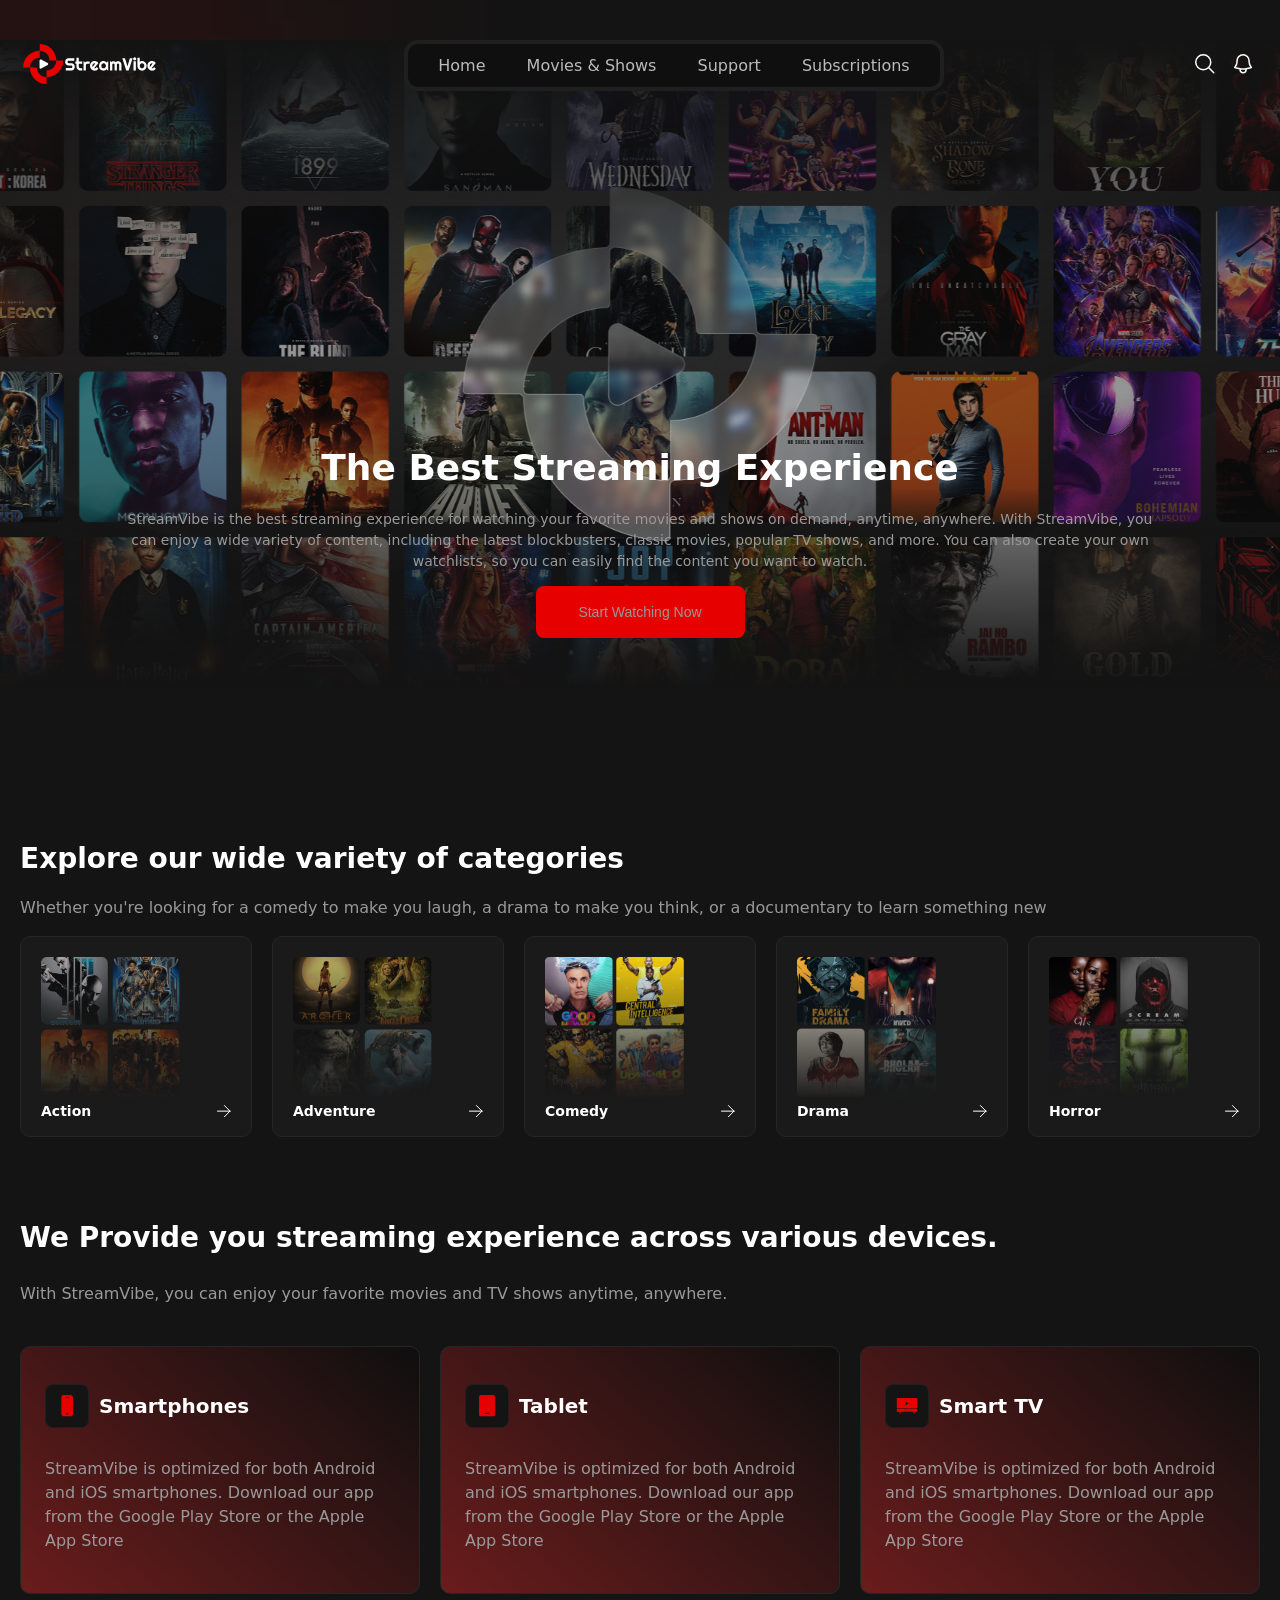
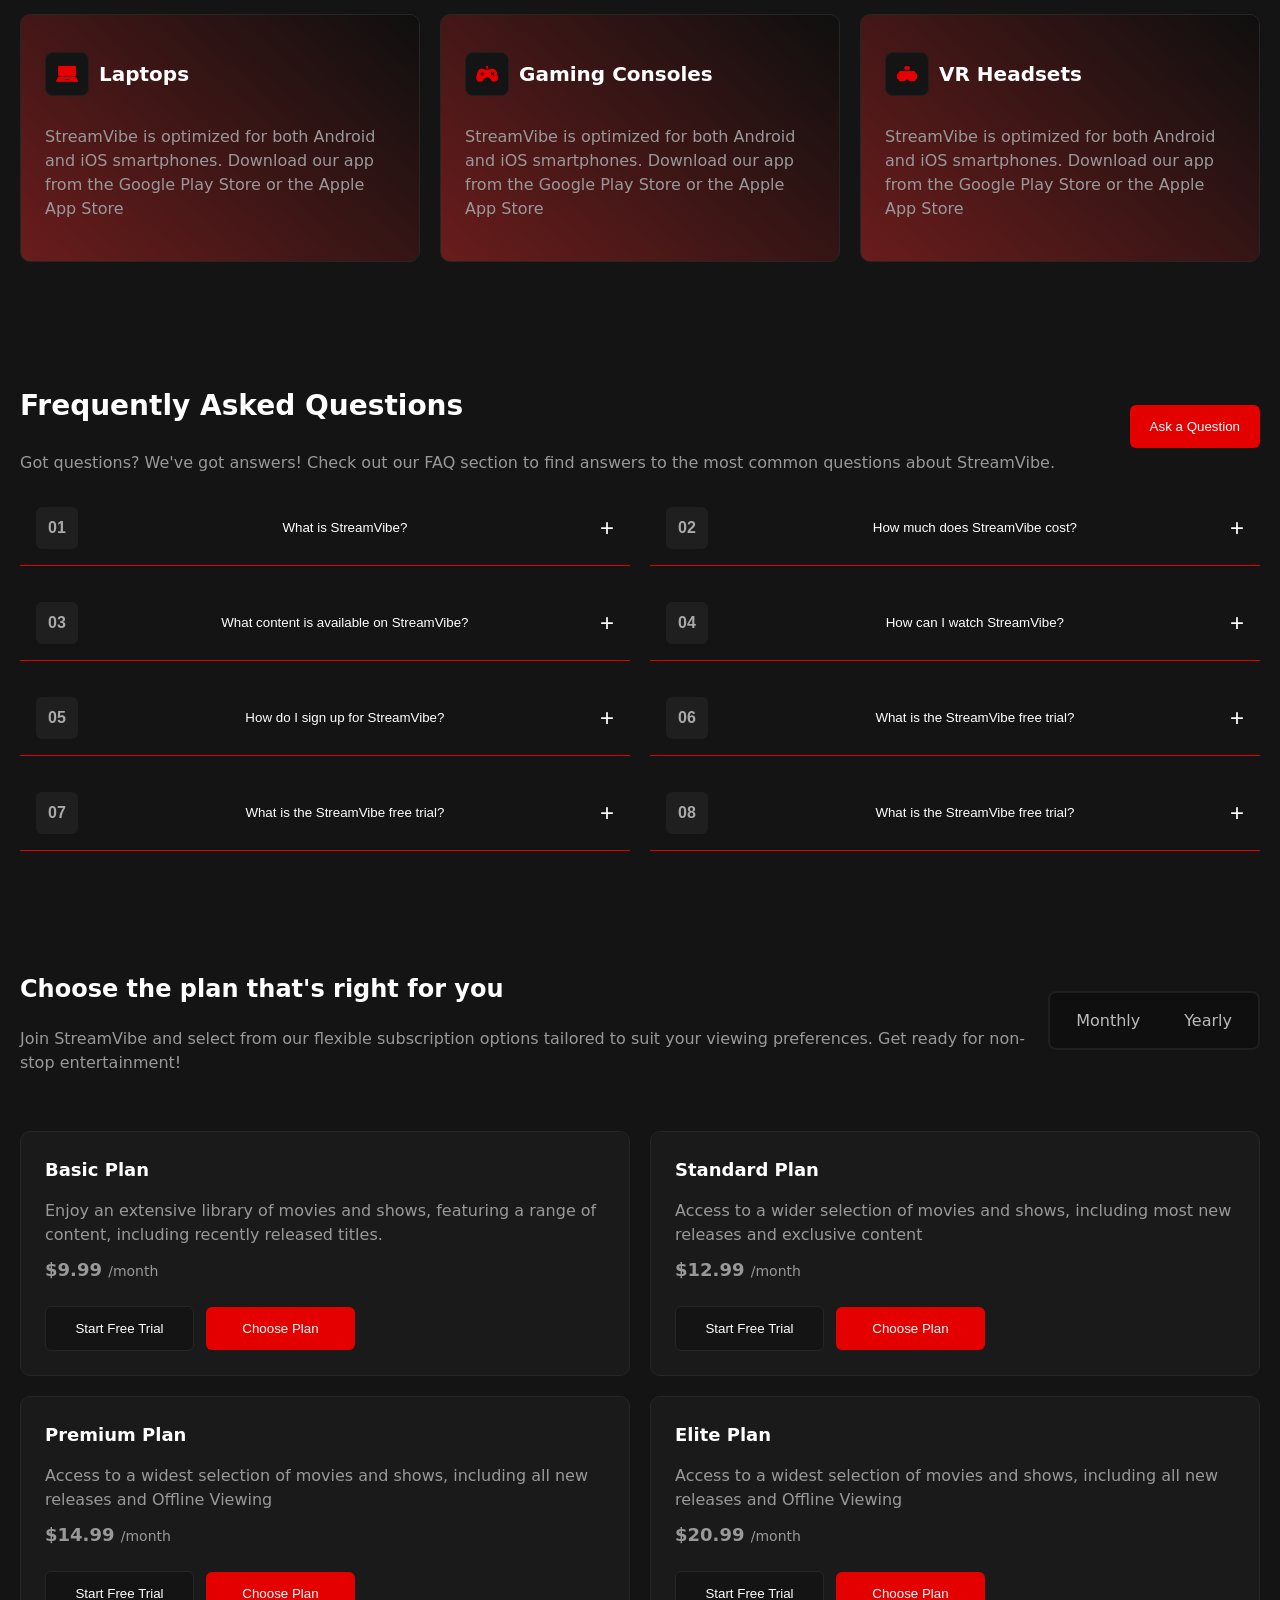
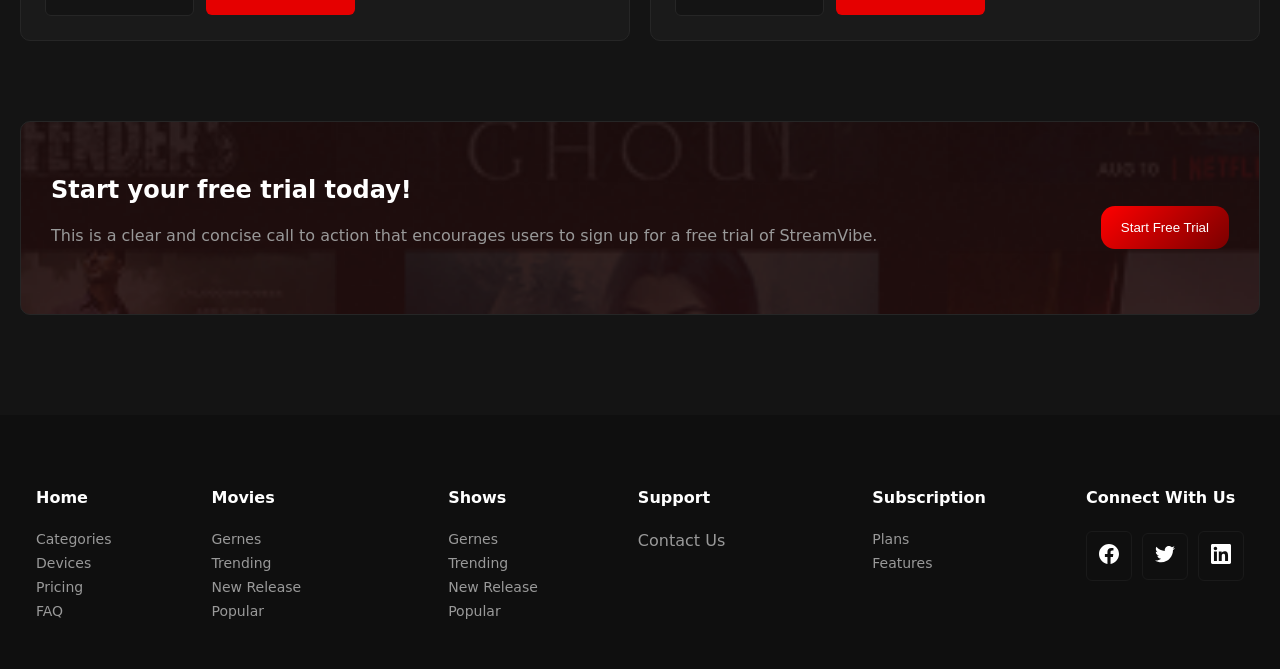
<file: index.html>
<!doctype html>
<html lang="en">

<head>
  <meta charset="UTF-8" />
  <meta name="viewport" content="width=device-width, initial-scale=1.0" />
  <title>Document</title>
  <link rel="stylesheet" href="./styles/main.css" />
  <link rel="stylesheet" href="https://unpkg.com/aos@next/dist/aos.css" />
</head>

<body>
  <div class="big-wrapper">
    <header id="mainHeader" class="mainHeader" data-aos="fade-down" data-aos-duration="800">
      <div class="nav-container">
        <div class="container">
          <div class="header-intro">
            <a href="./index.html">
              <img class="site-logo" src="./images/Logo.svg" alt="logo" />
            </a>

            <nav id="navbar" class="navbar">
              <a href="./index.html" class="item">Home</a>
              <a href="./movie.html" class="item">Movies & Shows</a>
              <a href="./support.html" class="item">Support</a>
              <a href="./subscriptions.html" class="item">Subscriptions</a>
            </nav>

            <div class="header-images">
              <img src="./images/lupa.svg" alt="lupa" />
              <img src="./images/bro.svg" alt="qongiroq" />
            </div>

            <div class="menu-btn" onclick="toggleMenu()">☰</div>
          </div>
        </div>
      </div>
    </header>

    <section data-aos="fade-up" data-aos-duration="1200" class="hero-section">
      <div class="container">
        <div class="hero-wrapper">
          <h1 class="title-hero">The Best Streaming Experience</h1>
          <p class="text1">
            StreamVibe is the best streaming experience for watching your
            favorite movies and shows on demand, anytime, anywhere.
          </p>

          <p class="text-block">
            StreamVibe is the best streaming experience for watching your
            favorite movies and shows on demand, anytime, anywhere. With
            StreamVibe, you can enjoy a wide variety of content, including the
            latest blockbusters, classic movies, popular TV shows, and more.
            You can also create your own watchlists, so you can easily find
            the content you want to watch.
          </p>
          <button class="strat-btn"><a href="./movie.html">Start Watching Now</a></button>
        </div>
      </div>
    </section>
  </div>

  <section data-aos="fade-right" data-aos-duration="1000" class="two-section">
    <div class="container">
      <h2 class="title2">Explore our wide variety of categories</h2>
      <p class="text">
        Whether you're looking for a comedy to make you laugh, a drama to make
        you think, or a documentary to learn something new
      </p>
      <div class="cards">
        <div class="card1" data-aos="zoom-in" data-aos-delay="100">
          <img class="c1-img" src="./images/card1.png" alt="card1" />
          <div class="after">
            <h4 class="card1-h4">Action</h4>
            <img class="after-img" src="./images/onga.svg" alt="after" />
          </div>
        </div>

        <div class="card1" data-aos="zoom-in" data-aos-delay="200">
          <img class="c1-img" src="./images/card2.png" alt="card1" />
          <div class="after">
            <h4 class="card1-h4">Adventure</h4>
            <img class="after-img" src="./images/onga.svg" alt="after" />
          </div>
        </div>

        <div class="card1" data-aos="zoom-in" data-aos-delay="300">
          <img class="c1-img" src="./images/card3.png" alt="card1" />
          <div class="after">
            <h4 class="card1-h4">Comedy</h4>
            <img class="after-img" src="./images/onga.svg" alt="after" />
          </div>
        </div>

        <div class="card1" data-aos="zoom-in" data-aos-delay="400">
          <img class="c1-img" src="./images/card4.png" alt="card1" />
          <div class="after">
            <h4 class="card1-h4">Drama</h4>
            <img class="after-img" src="./images/onga.svg" alt="after" />
          </div>
        </div>

        <div class="card1" data-aos="zoom-in" data-aos-delay="500">
          <img class="c1-img" src="./images/card5.png" alt="card1" />
          <div class="after">
            <h4 class="card1-h4">Horror</h4>
            <img class="after-img" src="./images/onga.svg" alt="after" />
          </div>
        </div>
      </div>
    </div>
  </section>

  <section data-aos="fade-left" data-aos-duration="1000" class="three-section">
    <div class="container">
      <h2 class="title3">
        We Provide you streaming experience across various devices.
      </h2>
      <p class="text">
        With StreamVibe, you can enjoy your favorite movies and TV shows
        anytime, anywhere.
      </p>

      <div class="mobiles">
        <div class="mobile" data-aos="fade-up" data-aos-delay="100">
          <div class="m-name">
            <img src="./images/tel.svg" alt="telefon" />
            <h3 class="smart">Smartphones</h3>
          </div>
          <p class="text">
            StreamVibe is optimized for both Android and iOS smartphones.
            Download our app from the Google Play Store or the Apple App Store
          </p>
        </div>

        <div class="mobile" data-aos="fade-up" data-aos-delay="200">
          <div class="m-name">
            <img src="./images/tablet.svg" alt="telefon" />
            <h3 class="smart">Tablet</h3>
          </div>
          <p class="text">
            StreamVibe is optimized for both Android and iOS smartphones.
            Download our app from the Google Play Store or the Apple App Store
          </p>
        </div>

        <div class="mobile" data-aos="fade-up" data-aos-delay="300">
          <div class="m-name">
            <img src="./images/tv.svg" alt="telefon" />
            <h3 class="smart">Smart TV</h3>
          </div>
          <p class="text">
            StreamVibe is optimized for both Android and iOS smartphones.
            Download our app from the Google Play Store or the Apple App Store
          </p>
        </div>

        <div class="mobile" data-aos="fade-up" data-aos-delay="400">
          <div class="m-name">
            <img src="./images/nout.svg" alt="telefon" />
            <h3 class="smart">Laptops</h3>
          </div>
          <p class="text">
            StreamVibe is optimized for both Android and iOS smartphones.
            Download our app from the Google Play Store or the Apple App Store
          </p>
        </div>

        <div class="mobile" data-aos="fade-up" data-aos-delay="500">
          <div class="m-name">
            <img src="./images/game.svg" alt="telefon" />
            <h3 class="smart">Gaming Consoles</h3>
          </div>
          <p class="text">
            StreamVibe is optimized for both Android and iOS smartphones.
            Download our app from the Google Play Store or the Apple App Store
          </p>
        </div>

        <div class="mobile" data-aos="fade-up" data-aos-delay="600">
          <div class="m-name">
            <img src="./images/vr.svg" alt="telefon" />
            <h3 class="smart">VR Headsets</h3>
          </div>
          <p class="text">
            StreamVibe is optimized for both Android and iOS smartphones.
            Download our app from the Google Play Store or the Apple App Store
          </p>
        </div>
      </div>
    </div>
  </section>

  <section data-aos="fade-right" data-aos-duration="1000" class="four-section">
    <div class="container">
      <div class="four-wrapper">
        <div class="four-textbox">
          <h2 class="title3">Frequently Asked Questions</h2>
          <p class="text">
            Got questions? We've got answers! Check out our FAQ section to
            find answers to the most common questions about StreamVibe.
          </p>
        </div>

        <button class="four-btn">Ask a Question</button>
      </div>

      <div class="savollar">
        <div class="faq1" data-aos="fade-up" data-aos-delay="50">
          <div class="faq-item">
            <button class="faq-question">
              <span class="two-btn">01</span>
              <p class="faq-text">What is StreamVibe?</p>
              <span class="icon">+</span>
            </button>
            <div class="faq-answer">
              <p class="text">
                StreamVibe is a streaming service that allows you to watch
                movies and shows on demand.
              </p>
            </div>
          </div>
        </div>

        <div class="faq2" data-aos="fade-up" data-aos-delay="100">
          <div class="faq-item">
            <button class="faq-question">
              <span class="two-btn">02</span>
              <p class="faq-text">How much does StreamVibe cost?</p>
              <span class="icon">+</span>
            </button>
            <div class="faq-answer">
              <p>
                StreamVibe is a streaming service that allows you to watch
                movies and shows on demand.
              </p>
            </div>
          </div>
        </div>

        <div class="faq3" data-aos="fade-up" data-aos-delay="150">
          <div class="faq-item">
            <button class="faq-question">
              <span class="two-btn">03</span>
              <p class="faq-text">What content is available on StreamVibe?</p>
              <span class="icon">+</span>
            </button>
            <div class="faq-answer">
              <p>
                StreamVibe is a streaming service that allows you to watch
                movies and shows on demand.
              </p>
            </div>
          </div>
        </div>

        <div class="faq4" data-aos="fade-up" data-aos-delay="200">
          <div class="faq-item">
            <button class="faq-question">
              <span class="two-btn">04</span>
              <p class="faq-text">How can I watch StreamVibe?</p>
              <span class="icon">+</span>
            </button>
            <div class="faq-answer">
              <p class="text">
                StreamVibe is a streaming service that allows you to watch
                movies and shows on demand.
              </p>
            </div>
          </div>
        </div>

        <div class="faq5" data-aos="fade-up" data-aos-delay="250">
          <div class="faq-item">
            <button class="faq-question">
              <span class="two-btn">05</span>
              <p class="faq-text">How do I sign up for StreamVibe?</p>
              <span class="icon">+</span>
            </button>
            <div class="faq-answer">
              <p class="text">
                StreamVibe is a streaming service that allows you to watch
                movies and shows on demand.
              </p>
            </div>
          </div>
        </div>

        <div class="faq6" data-aos="fade-up" data-aos-delay="300">
          <div class="faq-item">
            <button class="faq-question">
              <span class="two-btn">06</span>
              <p class="faq-text">What is the StreamVibe free trial?</p>
              <span class="icon">+</span>
            </button>
            <div class="faq-answer">
              <p class="text">
                StreamVibe is a streaming service that allows you to watch
                movies and shows on demand.
              </p>
            </div>
          </div>
        </div>

        <div class="faq7" data-aos="fade-up" data-aos-delay="350">
          <div class="faq-item">
            <button class="faq-question">
              <span class="two-btn">07</span>
              <p class="faq-text">What is the StreamVibe free trial?</p>
              <span class="icon">+</span>
            </button>
            <div class="faq-answer">
              <p class="text">
                StreamVibe is a streaming service that allows you to watch
                movies and shows on demand.
              </p>
            </div>
          </div>
        </div>

        <div class="faq8" data-aos="fade-up" data-aos-delay="400">
          <div class="faq-item">
            <button class="faq-question">
              <span class="two-btn">08</span>
              <p class="faq-text">What is the StreamVibe free trial?</p>
              <span class="icon">+</span>
            </button>
            <div class="faq-answer">
              <p class="text">
                StreamVibe is a streaming service that allows you to watch
                movies and shows on demand.
              </p>
            </div>
          </div>
        </div>
      </div>
    </div>
  </section>

  <section data-aos="fade-up" data-aos-duration="1000" class="five-section">
    <div class="container">
      <div class="five-wrapper">
        <div class="five-textbox">
          <h2 class="title4">Choose the plan that's right for you</h2>
          <p class="text">
            Join StreamVibe and select from our flexible subscription options
            tailored to suit your viewing preferences. Get ready for non-stop
            entertainment!
          </p>
        </div>
        <div class="navbar-copiya">
          <a class="item">Monthly</a>
          <a class="item">Yearly</a>
        </div>
      </div>

      <div class="plans">
        <div class="plan1" data-aos="zoom-in" data-aos-delay="100">
          <h3 class="basic">Basic Plan</h3>
          <p class="text">
            Enjoy an extensive library of movies and shows, featuring a range
            of content, including recently released titles.
          </p>
          <h2 class="price">$9.99 <span class="month">/month</span></h2>
          <div class="buttons">
            <button class="start-btn">Start Free Trial</button>
            <button class="plan-btn">Choose Plan</button>
          </div>
        </div>

        <div class="plan1" data-aos="zoom-in" data-aos-delay="200">
          <h3 class="basic">Standard Plan</h3>
          <p class="text">
            Access to a wider selection of movies and shows, including most
            new releases and exclusive content
          </p>
          <h2 class="price">$12.99 <span class="month">/month</span></h2>
          <div class="buttons">
            <button class="start-btn">Start Free Trial</button>
            <button class="plan-btn">Choose Plan</button>
          </div>
        </div>

        <div class="plan1" data-aos="zoom-in" data-aos-delay="300">
          <h3 class="basic">Premium Plan</h3>
          <p class="text">
            Access to a widest selection of movies and shows, including all
            new releases and Offline Viewing
          </p>
          <h2 class="price">$14.99 <span class="month">/month</span></h2>
          <div class="buttons">
            <button class="start-btn">Start Free Trial</button>
            <button class="plan-btn">Choose Plan</button>
          </div>
        </div>

        <div class="plan1" data-aos="zoom-in" data-aos-delay="400">
          <h3 class="basic">Elite Plan</h3>
          <p class="text">
            Access to a widest selection of movies and shows, including all
            new releases and Offline Viewing
          </p>
          <h2 class="price">$20.99 <span class="month">/month</span></h2>
          <div class="buttons">
            <button class="start-btn">Start Free Trial</button>
            <button class="plan-btn">Choose Plan</button>
          </div>
        </div>
      </div>
    </div>
  </section>

  <section data-aos="fade-up" data-aos-duration="1000" class="six-section">
    <div class="container">
      <div class="start-wrapper">
        <div class="six-textbox">
          <h2 class="title5">Start your free trial today!</h2>
          <p class="text">
            This is a clear and concise call to action that encourages users
            to sign up for a free trial of StreamVibe.
          </p>
        </div>

        <button class="four-btnn">Start Free Trial</button>
      </div>
    </div>
  </section>

  <footer data-aos="fade-up" data-aos-duration="1000">
    <div class="container">
      <div class="footer-wrapper">
        <div class="one-wrapper">
          <div class="home">
            <h4 class="home-h4">Home</h4>
            <ul class="text-list">
              <li><a href="./index.html">Categories</a></li>
              <li><a href="./index.html">Devices</a></li>
              <li><a href="./index.html">Pricing</a></li>
              <li><a href="./index.html">FAQ</a></li>
            </ul>
          </div>

          <div class="home">
            <h4 class="home-h4">Movies</h4>
            <ul class="text-list">
              <li><a href="./index.html">Gernes</a></li>
              <li><a href="./index.html">Trending</a></li>
              <li><a href="./index.html">New Release</a></li>
              <li><a href="./index.html">Popular</a></li>
            </ul>
          </div>
        </div>

        <div class="two-wrapper">
          <div class="home">
            <h4 class="home-h4">Shows</h4>
            <ul class="text-list">
              <li><a href="./index.html">Gernes</a></li>
              <li><a href="./index.html">Trending</a></li>
              <li><a href="./index.html">New Release</a></li>
              <li><a href="./index.html">Popular</a></li>
            </ul>
          </div>

          <div class="home">
            <h4 class="home-h4">Support</h4>
            <ul class="text-list">
              <li><a class="size" href="./index.html">Contact Us</a></li>
            </ul>
          </div>
        </div>

        <div class="two-wrapper">
          <div class="home">
            <h4 class="home-h4">Subscription</h4>
            <ul class="text-list">
              <li><a href="./index.html">Plans</a></li>
              <li><a href="./index.html">Features</a></li>
            </ul>
          </div>

          <div class="home">
            <h4 class="home-h4">Connect With Us</h4>

            <div class="images">
              <div class="img1">
                <a href="#">
                  <img src="./images/facebook.svg" alt="faceebook" />
                </a>
              </div>
              <div class="img1">
                <a href="#">
                  <img src="./images/twiter.svg" alt="twiter" />
                </a>
              </div>
              <div class="img1">
                <a href="#">
                  <img src="./images/in.svg" alt="in" />
                </a>
              </div>
            </div>
          </div>
        </div>
      </div>
    </div>
  </footer>

  <script src="https://unpkg.com/aos@next/dist/aos.js"></script>
  <script>
    // ENG MUHIM TO'G'RILANGAN JOYI: 
    // Planshet va Mobil qurilmalarda (ekran kengligi 992px dan kichik bo'lsa) AOS o'chadi.
    // Bu orqali mobil versiyada o'ngga-chapga skrol butunlay yo'qoladi, menyu va linklar benuqson ishlaydi.
    AOS.init({
      once: true,
      disable: window.innerWidth < 992
    });
  </script>
  <script src="./main.js"></script>
</body>

</html>
</file>
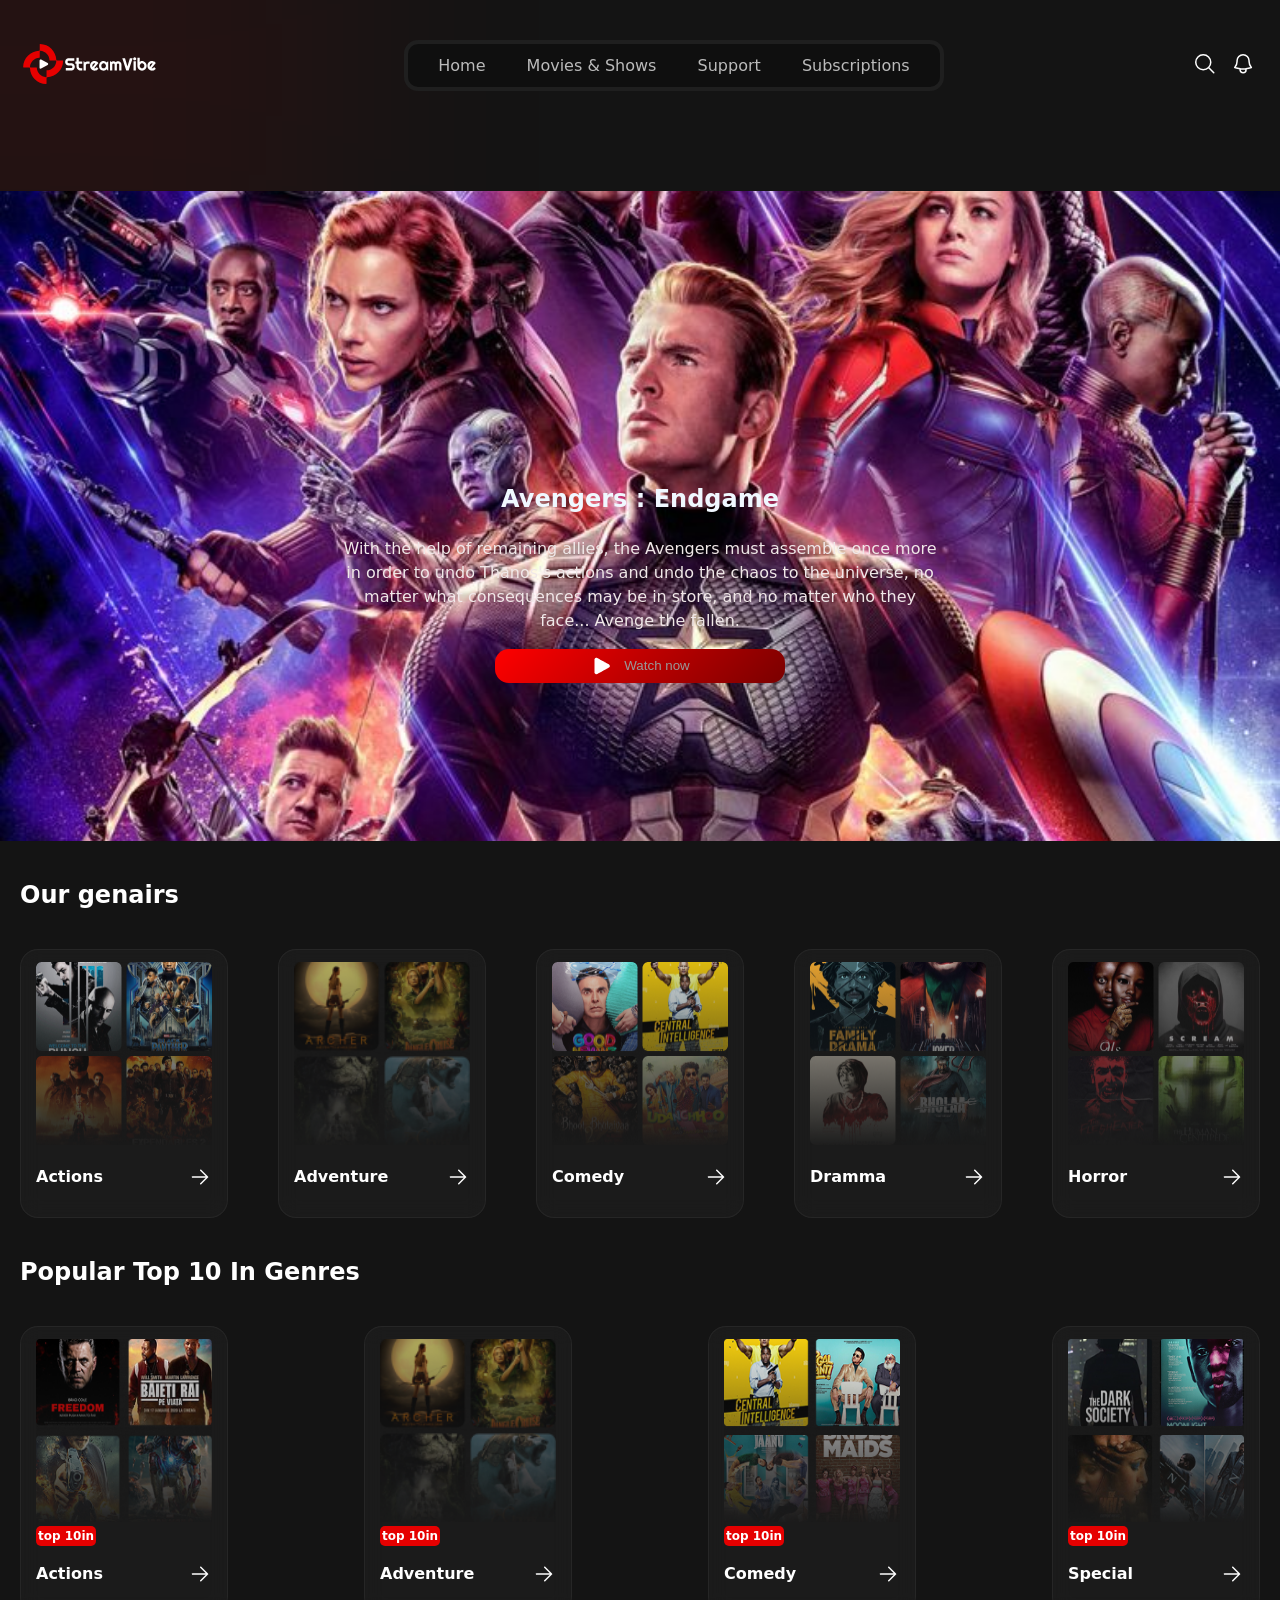
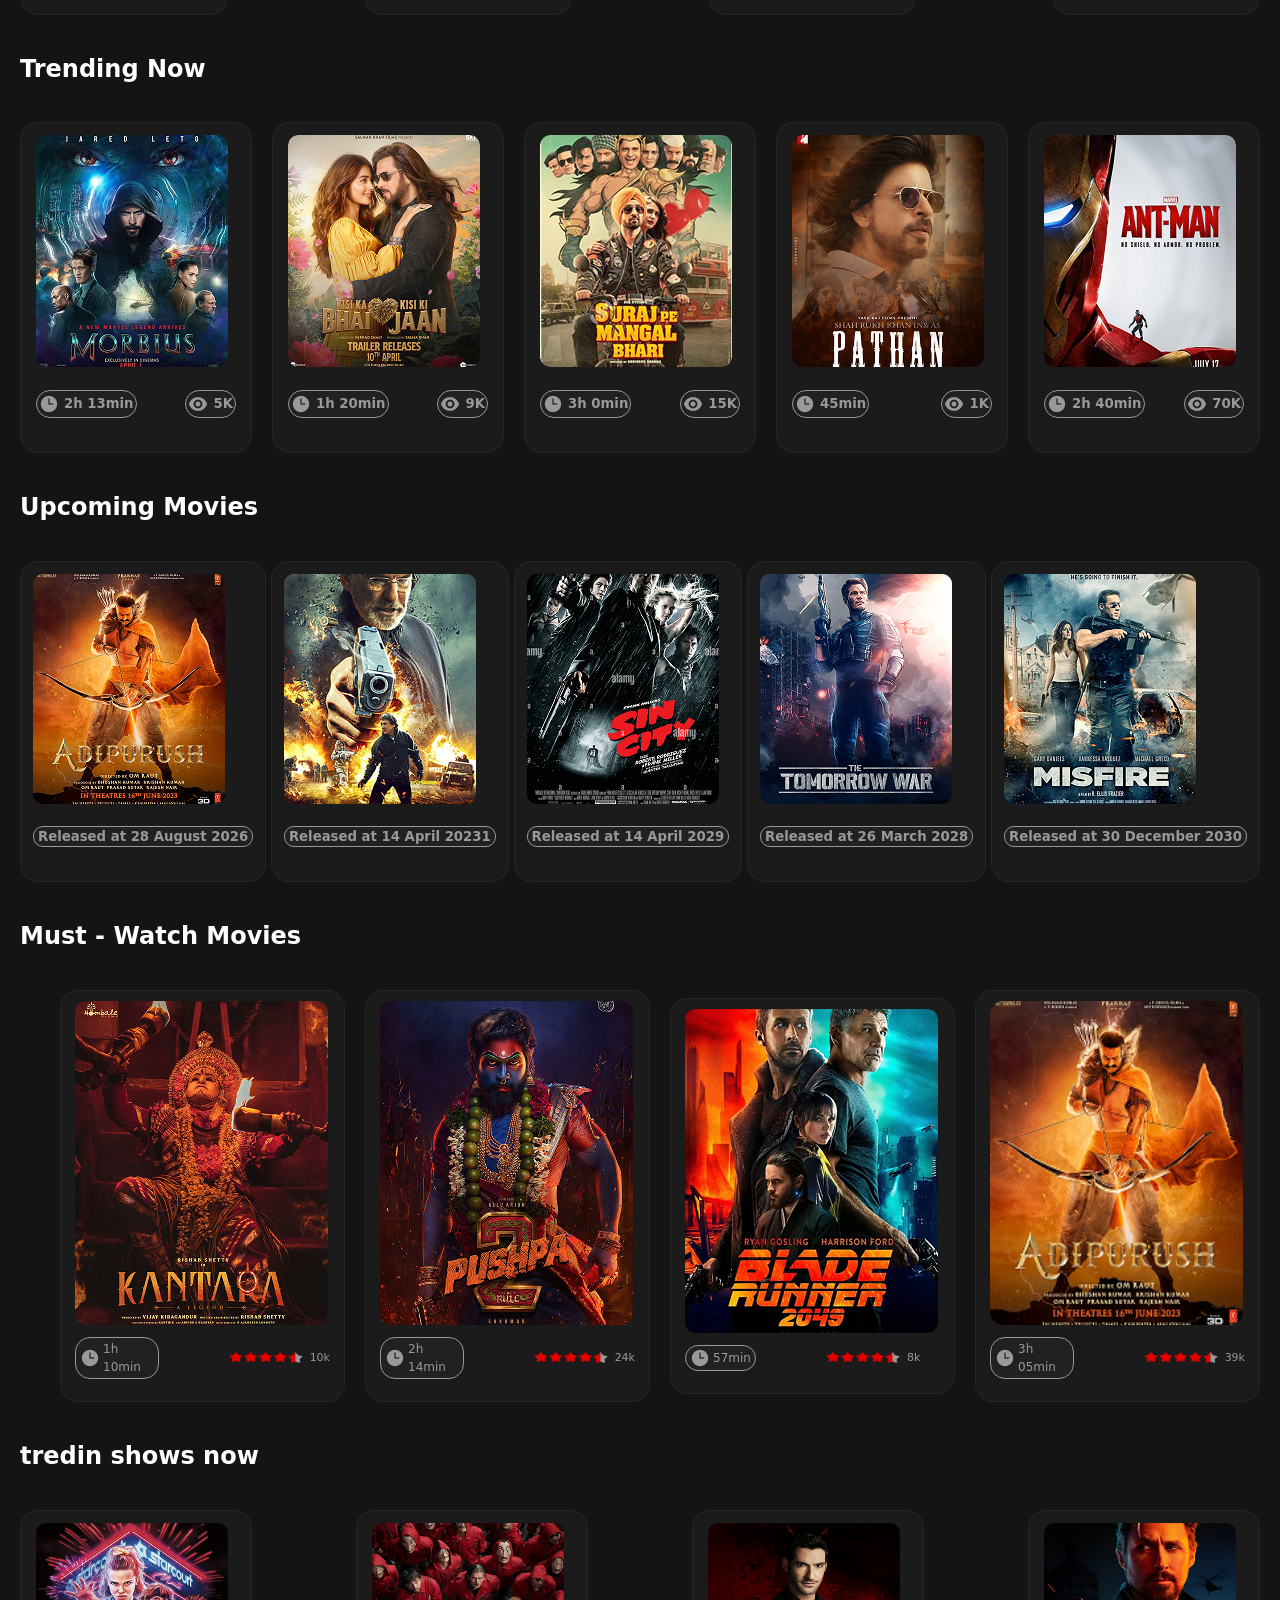
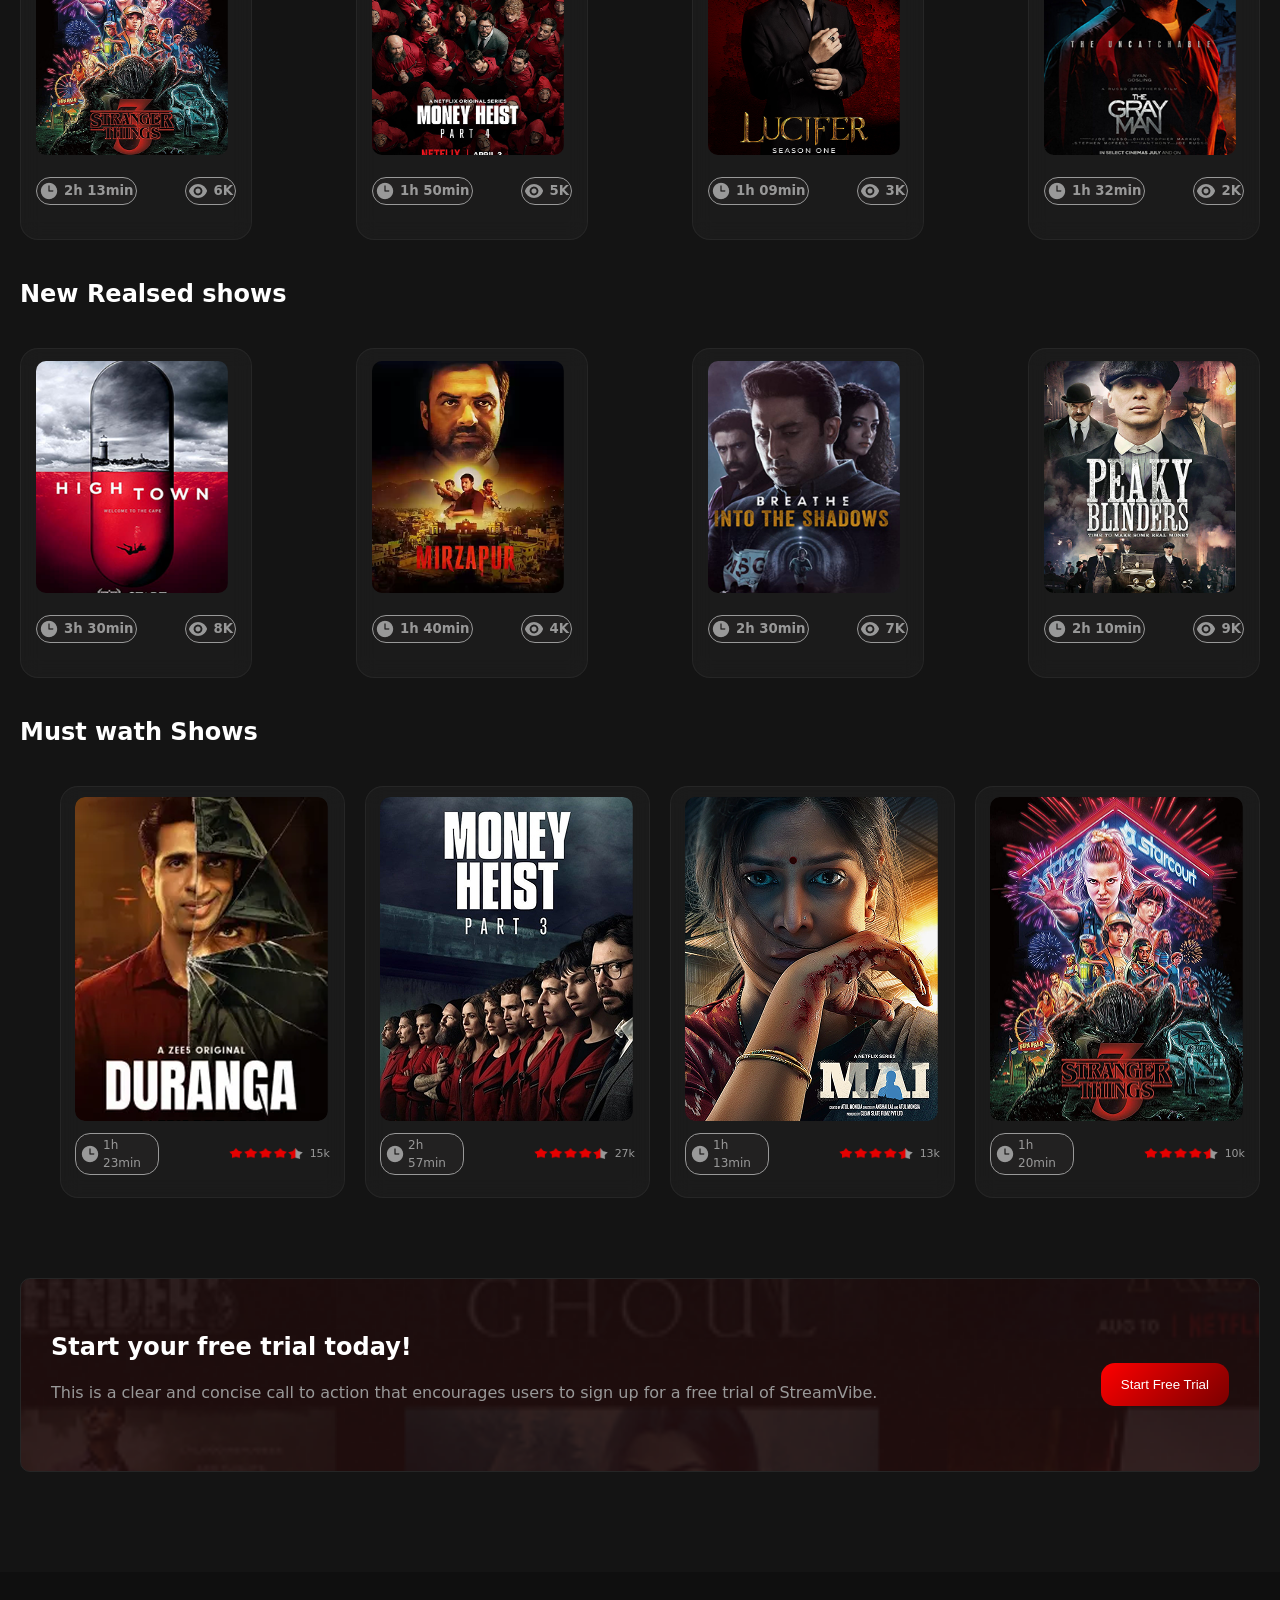
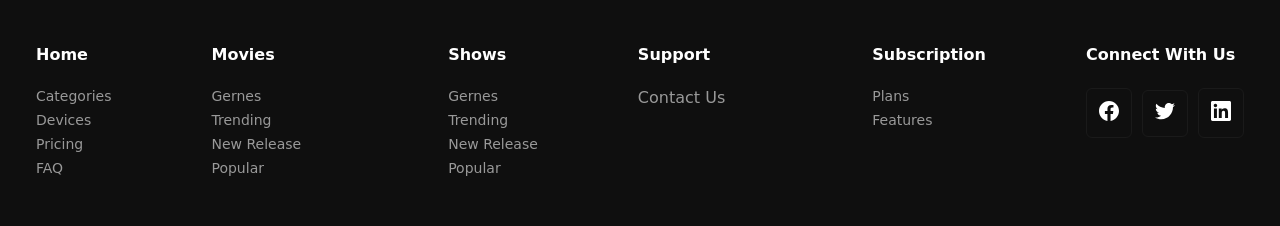
<file: movie.html>
<!doctype html>
<html lang="en">
  <head>
    <meta charset="UTF-8" />
    <meta name="viewport" content="width=device-width, initial-scale=1.0" />
    <title>Document</title>
    <link rel="stylesheet" href="./styles/main.css" />
    <link rel="stylesheet" href="https://unpkg.com/aos@next/dist/aos.css" />
  </head>
  <body>
    <header
      id="mainHeader"
      class="mainHeader"
      data-aos="fade-down"
      data-aos-duration="800"
    >
      <div class="nav-container">
        <div class="container">
          <div class="header-intro">
            <a href="./index.html">
              <img class="site-logo" src="./images/Logo.svg" alt="logo" />
            </a>

            <nav id="navbar" class="navbar">
              <a href="./index.html" class="item">Home</a>
              <a href="./movie.html" class="item">Movies & Shows</a>
              <a href="./support.html" class="item">Support</a>
              <a href="./subscriptions.html" class="item">Subscriptions</a>
            </nav>

            <div class="header-images">
              <img src="./images/lupa.svg" alt="lupa" />
              <img src="./images/bro.svg" alt="qongiroq" />
            </div>

            <div class="menu-btn" onclick="toggleMenu()">☰</div>
          </div>
        </div>
      </div>
    </header>

    <main data-aos="fade-up" class="main-bg">
      <section>
        <div class="continer">
          <div class="main-text-box">
            <h1 class="main-title">Avengers : Endgame</h1>
            <p class="main-text">
              With the help of remaining allies, the Avengers must assemble once
              more in order to undo Thanos's actions and undo the chaos to the
              universe, no matter what consequences may be in store, and no
              matter who they face... Avenge the fallen.
            </p>

            <button class="red-btn"><img src="./images/toxta.png" alt="" /><a href="./support.html">Watch now</a> </button>
          </div>
          <div class="liner"></div>
        </div>
      </section>
    </main>
    <section>
      <div class="container">
        <h1 style="color: white; padding-top: 20px">Our genairs</h1>
        <ul class="movies-hero" data-aos="fade-left">
          <li class="movies">
            <img class="movies-pct" src="./images/2 kalls .png" alt="" />
            <div class="movies-mini">
              <h3 class="movies-title">Actions</h3>
              <img class="movies-mini-pct" src="./images/strelka.png" alt="" />
            </div>
          </li>
          <li class="movies">
            <img
              class="movies-pct"
              src="./images/kamonchi qix 4x4.png"
              alt=""
            />
            <div class="movies-mini">
              <h3 class="movies-title">Adventure</h3>
              <img class="movies-mini-pct" src="./images/strelka.png" alt="" />
            </div>
          </li>
          <li class="movies">
            <img class="movies-pct" src="./images/kayp brat 4x4.png" alt="" />
            <div class="movies-mini">
              <h3 class="movies-title">Comedy</h3>
              <img class="movies-mini-pct" src="./images/strelka.png" alt="" />
            </div>
          </li>
          <li class="movies">
            <img class="movies-pct" src="./images/dramma 4x4.png" alt="" />
            <div class="movies-mini">
              <h3 class="movies-title">Dramma</h3>
              <img class="movies-mini-pct" src="./images/strelka.png" alt="" />
            </div>
          </li>
          <li class="movies">
            <img class="movies-pct" src="./images/horor.png" alt="" />
            <div class="movies-mini">
              <h3 class="movies-title">Horror</h3>
              <img class="movies-mini-pct" src="./images/strelka.png" alt="" />
            </div>
          </li>
        </ul>
        <h2 style="color: white; padding-top: 20px">
          Popular Top 10 In Genres
        </h2>
        <ul class="movies--hero" data-aos="fade-right">
          <li class="movies">
            <img class="movies-pct" src="./images/freedom 4x4.png" alt="" />
            <span class="movies-top">top 10in</span>
            <div class="movies-mini">
              <h3 class="movies-title">Actions</h3>
              <img class="movies-mini-pct" src="./images/strelka.png" alt="" />
            </div>
          </li>
          <li class="movies">
            <img
              class="movies-pct"
              src="./images/kamonchi qix 4x4.png"
              alt=""
            />
            <span class="movies-top">top 10in</span>
            <div class="movies-mini">
              <h3 class="movies-title">Adventure</h3>
              <img class="movies-mini-pct" src="./images/strelka.png" alt="" />
            </div>
          </li>
          <li class="movies">
            <img class="movies-pct" src="./images/2 niggers 4x4.png" alt="" />
            <span class="movies-top">top 10in</span>
            <div class="movies-mini">
              <h3 class="movies-title">Comedy</h3>
              <img class="movies-mini-pct" src="./images/strelka.png" alt="" />
            </div>
          </li>
          <li class="movies">
            <img
              class="movies-pct"
              src="./images/dark socsicty 4x4.png"
              alt=""
            />
            <span class="movies-top">top 10in</span>
            <div class="movies-mini">
              <h3 class="movies-title">Special</h3>
              <img class="movies-mini-pct" src="./images/strelka.png" alt="" />
            </div>
          </li>
        </ul>
        <h2 style="color: white; padding-top: 20px">Trending Now</h2>
        <ul class="movies-one-hero" data-aos="fade-up" data-aos-duration="3000">
          <li class="movies-one">
            <img class="movies-one-pct" src="./images/moribus.png" alt="" />
            <div class="movie-one-mini">
              <h5 class="movies-ocloc-title">
                <img src="./images/soatvoy.png" alt="" />2h 13min
              </h5>
              <h5 class="movies-eye-title">
                <img src="./images/kozvoy.png" alt="" />
                5K
              </h5>
            </div>
          </li>
          <li class="movies-one">
            <img class="movies-one-pct" src="./images/bhaijaan.png" alt="" />
            <div class="movie-one-mini">
              <h5 class="movies-ocloc-title">
                <img src="./images/soatvoy.png" alt="" />1h 20min
              </h5>
              <h5 class="movies-eye-title">
                <img src="./images/kozvoy.png" alt="" />
                9K
              </h5>
            </div>
          </li>
          <li class="movies-one">
            <img class="movies-one-pct" src="./images/suraj pe.png" alt="" />
            <div class="movie-one-mini">
              <h5 class="movies-ocloc-title">
                <img src="./images/soatvoy.png" alt="" />3h 0min
              </h5>
              <h5 class="movies-eye-title">
                <img src="./images/kozvoy.png" alt="" />
                15K
              </h5>
            </div>
          </li>
          <li class="movies-one">
            <img class="movies-one-pct" src="./images/./pathan.png" alt="" />
            <div class="movie-one-mini">
              <h5 class="movies-ocloc-title">
                <img src="./images/soatvoy.png" alt="" /> 45min
              </h5>
              <h5 class="movies-eye-title">
                <img src="./images/kozvoy.png" alt="" />
                1K
              </h5>
            </div>
          </li>
          <li class="movies-one">
            <img class="movies-one-pct" src="./images/ant man.png" alt="" />
            <div class="movie-one-mini">
              <h5 class="movies-ocloc-title">
                <img src="./images/soatvoy.png" alt="" />2h 40min
              </h5>
              <h5 class="movies-eye-title">
                <img src="./images/kozvoy.png" alt="" />
                70K
              </h5>
            </div>
          </li>
        </ul>
        <h2 style="color: white; padding-top: 20px">Upcoming Movies</h2>
        <ul class="movies--one--hero" data-aos="fade-up-left">
          <li class="movies--one">
            <img class="movies--one--pct" src="./images/adipurus.png" alt="" />
            <h5 class="movies--one--title">Released at 28 August 2026</h5>
          </li>
          <li class="movies--one">
            <img
              class="movies--one--pct"
              src="./images/pistolet brat.png"
              alt=""
            />
            <h5 class="movies--one--title">Released at 14 April 20231</h5>
          </li>
          <li class="movies--one">
            <img class="movies--one--pct" src="./images/sin city.png" alt="" />
            <h5 class="movies--one--title">Released at 14 April 2029</h5>
          </li>
          <li class="movies--one">
            <img
              class="movies--one--pct"
              src="./images/tomorrow war.png"
              alt=""
            />
            <h5 class="movies--one--title">Released at 26 March 2028</h5>
          </li>
          <li class="movies--one">
            <img class="movies--one--pct" src="./images/misfire.png" alt="" />
            <h5 class="movies--one--title">Released at 30 December 2030</h5>
          </li>
        </ul>
        <h2 style="color: white; padding-top: 20px">Must - Watch Movies</h2>
        <ul class="movies-big-hero" data-aos="fade-down-right">
          <li class="movies-big">
            <img class="movies-big-pct" src="./images/kantara.png" alt="" />
            <div class="movies-big-mini">
              <h3 class="movies-big-title">
                <img src="./images/soatvoy.png" alt="" />1h 10min
              </h3>
              <div class="moviees-big-score">
                <img src="./images/stars.png" alt="" />
                <h4>10k</h4>
              </div>
            </div>
          </li>
          <li class="movies-big">
            <img class="movies-big-pct" src="./images/pushpa.png" alt="" />
            <div class="movies-big-mini">
              <h3 class="movies-big-title">
                <img src="./images/soatvoy.png" alt="" />2h 14min
              </h3>
              <div class="moviees-big-score">
                <img src="./images/stars.png" alt="" />
                <h4>24k</h4>
              </div>
            </div>
          </li>
          <li class="movies-big">
            <img class="movies-big-pct" src="./images/blade runer.png" alt="" />
            <div class="movies-big-mini">
              <h3 class="movies-big-title">
                <img src="./images/soatvoy.png" alt="" />57min
              </h3>
              <div class="moviees-big-score">
                <img src="./images/stars.png" alt="" />
                <h4>8k</h4>
              </div>
            </div>
          </li>
          <li class="movies-big">
            <img class="movies-big-pct" src="./images/adipurus.png" alt="" />
            <div class="movies-big-mini">
              <h3 class="movies-big-title">
                <img src="./images/soatvoy.png" alt="" />3h 05min
              </h3>
              <div class="moviees-big-score">
                <img src="./images/stars.png" alt="" />
                <h4>39k</h4>
              </div>
            </div>
          </li>
        </ul>
      </div>
    </section>
    <section>
      <div class="container">
        <h2 style="color: white; padding-top: 20px">tredin shows now</h2>
        <ul class="movies-one-hero" data-aos="zoom-in-down">
          <li class="movies-one">
            <img
              class="movies-one-pct"
              src="./images/stranger things.png"
              alt=""
            />
            <div class="movie-one-mini">
              <h5 class="movies-ocloc-title">
                <img src="./images/soatvoy.png" alt="" />2h 13min
              </h5>
              <h5 class="movies-eye-title">
                <img src="./images/kozvoy.png" alt="" />
                6K
              </h5>
            </div>
          </li>
          <li class="movies-one">
            <img
              class="movies-one-pct"
              src="./images/money heist4.png"
              alt=""
            />
            <div class="movie-one-mini">
              <h5 class="movies-ocloc-title">
                <img src="./images/soatvoy.png" alt="" />1h 50min
              </h5>
              <h5 class="movies-eye-title">
                <img src="./images/kozvoy.png" alt="" />
                5K
              </h5>
            </div>
          </li>
          <li class="movies-one">
            <img class="movies-one-pct" src="./images/lyutsifer.png" alt="" />
            <div class="movie-one-mini">
              <h5 class="movies-ocloc-title">
                <img src="./images/soatvoy.png" alt="" />1h 09min
              </h5>
              <h5 class="movies-eye-title">
                <img src="./images/kozvoy.png" alt="" />
                3K
              </h5>
            </div>
          </li>
          <li class="movies-one">
            <img class="movies-one-pct" src="./images/gary man.png" alt="" />
            <div class="movie-one-mini">
              <h5 class="movies-ocloc-title">
                <img src="./images/soatvoy.png" alt="" />1h 32min
              </h5>
              <h5 class="movies-eye-title">
                <img src="./images/kozvoy.png" alt="" />
                2K
              </h5>
            </div>
          </li>
        </ul>
        <h2 style="color: white; padding-top: 20px">New Realsed shows</h2>
        <ul class="movies-one-hero" data-aos="zoom-out">
          <li class="movies-one">
            <img class="movies-one-pct" src="./images/high town.png" alt="" />
            <div class="movie-one-mini">
              <h5 class="movies-ocloc-title">
                <img src="./images/soatvoy.png" alt="" />3h 30min
              </h5>
              <h5 class="movies-eye-title">
                <img src="./images/kozvoy.png" alt="" />
                8K
              </h5>
            </div>
          </li>
          <li class="movies-one">
            <img class="movies-one-pct" src="./images/mir zapur.png" alt="" />
            <div class="movie-one-mini">
              <h5 class="movies-ocloc-title">
                <img src="./images/soatvoy.png" alt="" />1h 40min
              </h5>
              <h5 class="movies-eye-title">
                <img src="./images/kozvoy.png" alt="" />
                4K
              </h5>
            </div>
          </li>
          <li class="movies-one">
            <img class="movies-one-pct" src="./images/breathe.png" alt="" />
            <div class="movie-one-mini">
              <h5 class="movies-ocloc-title">
                <img src="./images/soatvoy.png" alt="" />2h 30min
              </h5>
              <h5 class="movies-eye-title">
                <img src="./images/kozvoy.png" alt="" />
                7K
              </h5>
            </div>
          </li>
          <li class="movies-one">
            <img
              class="movies-one-pct"
              src="./images/peaky blanders.png"
              alt=""
            />
            <div class="movie-one-mini">
              <h5 class="movies-ocloc-title">
                <img src="./images/soatvoy.png" alt="" />2h 10min
              </h5>
              <h5 class="movies-eye-title">
                <img src="./images/kozvoy.png" alt="" />
                9K
              </h5>
            </div>
          </li>
        </ul>
        <h2 style="color: white; padding-top: 20px">Must wath Shows</h2>
        <ul class="movies-big-hero" data-aos="zoom-out-right">
          <li class="movies-big">
            <img class="movies-big-pct" src="./images/duranga.png" alt="" />
            <div class="movies-big-mini">
              <h3 class="movies-big-title">
                <img src="./images/soatvoy.png" alt="" />1h 23min
              </h3>
              <div class="moviees-big-score">
                <img src="./images/stars.png" alt="" />
                <h4>15k</h4>
              </div>
            </div>
          </li>
          <li class="movies-big">
            <img class="movies-big-pct" src="./images/money heist.png" alt="" />
            <div class="movies-big-mini">
              <h3 class="movies-big-title">
                <img src="./images/soatvoy.png" alt="" />2h 57min
              </h3>
              <div class="moviees-big-score">
                <img src="./images/stars.png" alt="" />
                <h4>27k</h4>
              </div>
            </div>
          </li>
          <li class="movies-big">
            <img class="movies-big-pct" src="./images/mai.png" alt="" />
            <div class="movies-big-mini">
              <h3 class="movies-big-title">
                <img src="./images/soatvoy.png" alt="" />1h 13min
              </h3>
              <div class="moviees-big-score">
                <img src="./images/stars.png" alt="" />
                <h4>13k</h4>
              </div>
            </div>
          </li>
          <li class="movies-big">
            <img
              class="movies-big-pct"
              src="./images/stranger things.png"
              alt=""
            />
            <div class="movies-big-mini">
              <h3 class="movies-big-title">
                <img src="./images/soatvoy.png" alt="" />1h 20min
              </h3>
              <div class="moviees-big-score">
                <img src="./images/stars.png" alt="" />
                <h4>10k</h4>
              </div>
            </div>
          </li>
        </ul>
      </div>
    </section>

    <section class="six-section">
      <div class="container">
        <div class="start-wrapper">
          <div class="six-textbox">
            <h2 class="title5">Start your free trial today!</h2>
            <p class="text">
              This is a clear and concise call to action that encourages users
              to sign up for a free trial of StreamVibe.
            </p>
          </div>

          <button class="four-btnn">Start Free Trial</button>
        </div>
      </div>
    </section>

    <footer>
      <div class="container">
        <div class="footer-wrapper">
          <div class="one-wrapper">
            <div class="home">
              <h4 class="home-h4">Home</h4>
              <ul class="text-list">
                <li><a href="./index.html">Categories</a></li>
                <li><a href="./index.html">Devices</a></li>
                <li><a href="./index.html">Pricing</a></li>
                <li><a href="./index.html">FAQ</a></li>
              </ul>
            </div>

            <div class="home">
              <h4 class="home-h4">Movies</h4>
              <ul class="text-list">
                <li><a href="./index.html">Gernes</a></li>
                <li><a href="./index.html">Trending</a></li>
                <li><a href="./index.html">New Release</a></li>
                <li><a href="./index.html">Popular</a></li>
              </ul>
            </div>
          </div>

          <div class="two-wrapper">
            <div class="home">
              <h4 class="home-h4">Shows</h4>
              <ul class="text-list">
                <li><a href="./index.html">Gernes</a></li>
                <li><a href="./index.html">Trending</a></li>
                <li><a href="./index.html">New Release</a></li>
                <li><a href="./index.html">Popular</a></li>
              </ul>
            </div>

            <div class="home">
              <h4 class="home-h4">Support</h4>
              <ul class="text-list">
                <li><a class="size" href="./index.html">Contact Us</a></li>
              </ul>
            </div>
          </div>

          <div class="two-wrapper">
            <div class="home">
              <h4 class="home-h4">Subscription</h4>
              <ul class="text-list">
                <li><a href="./index.html">Plans</a></li>
                <li><a href="./index.html">Features</a></li>
              </ul>
            </div>

            <div class="home">
              <h4 class="home-h4">Connect With Us</h4>

              <div class="images">
                <div class="img1">
                  <a href="#">
                    <img src="./images/facebook.svg" alt="faceebook" />
                  </a>
                </div>
                <div class="img1">
                  <a href="#">
                    <img src="./images/twiter.svg" alt="twiter" />
                  </a>
                </div>
                <div class="img1">
                  <a href="#">
                    <img src="./images/in.svg" alt="in" />
                  </a>
                </div>
              </div>
            </div>
          </div>
        </div>
      </div>
    </footer>
    <script src="https://unpkg.com/aos@next/dist/aos.js"></script>
    <script>
      // ENG MUHIM TO'G'RILANGAN JOYI: 
      // Planshet va Mobil qurilmalarda (ekran kengligi 992px dan kichik bo'lsa) AOS o'chadi.
      // Bu orqali mobil versiyada o'ngga-chapga skrol butunlay yo'qoladi, menyu va linklar benuqson ishlaydi.
      AOS.init({
        once: true,
        disable: window.innerWidth < 992
      });
    </script>
    <script src="./main.js"></script>
  </body>
</html>
</file>
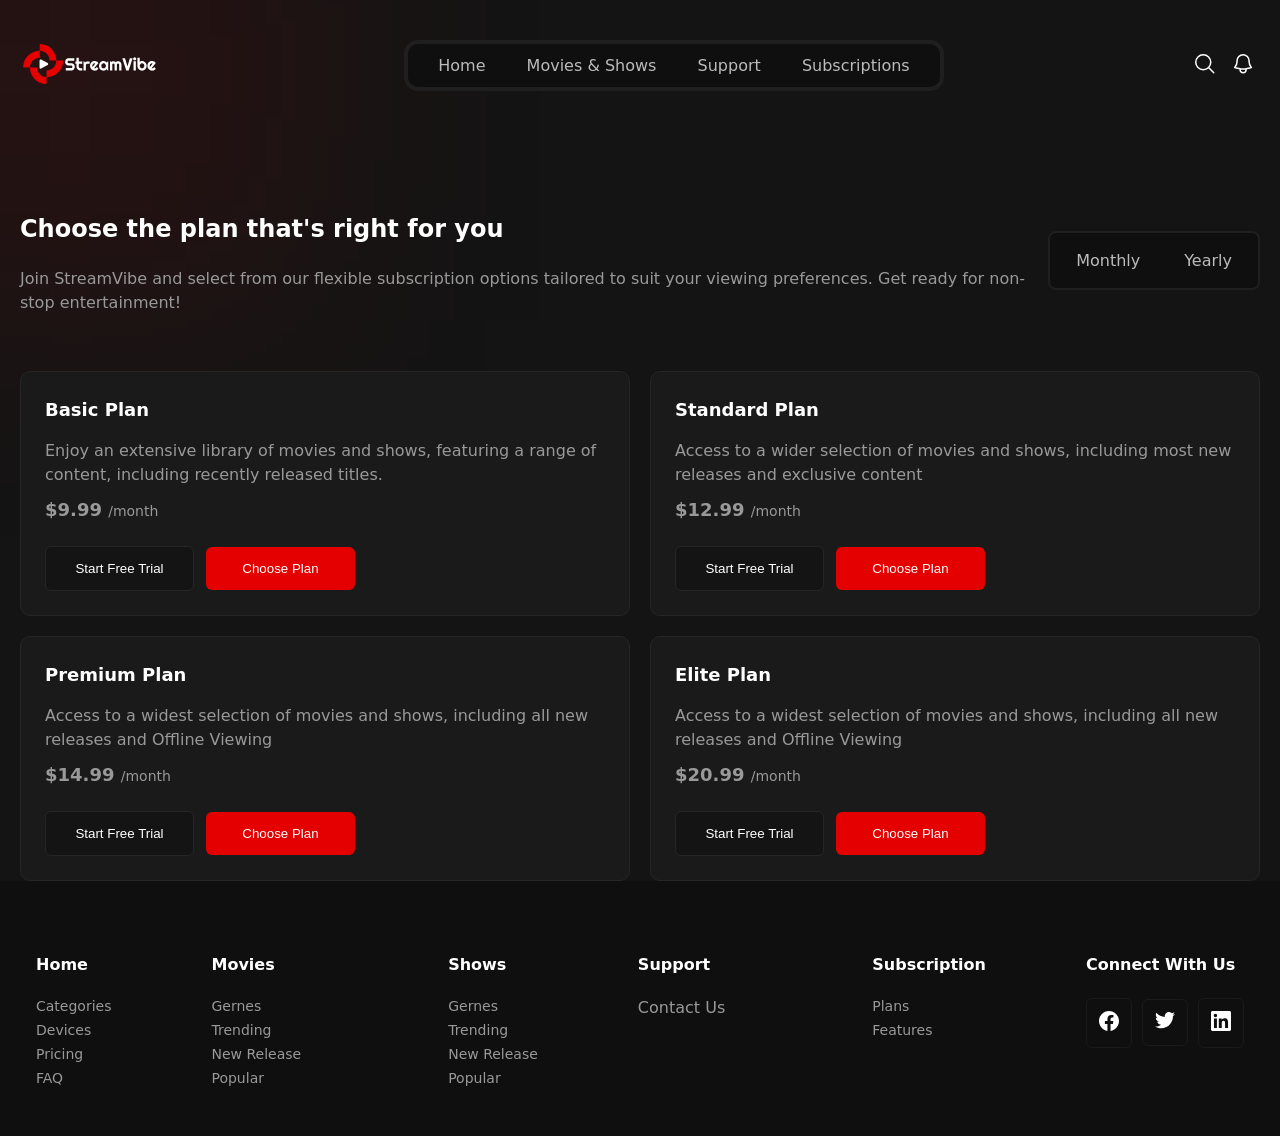
<file: subscriptions.html>
<!doctype html>
<html lang="en">
  <head>
    <meta charset="UTF-8" />
    <meta name="viewport" content="width=device-width, initial-scale=1.0" />
    <title>Document</title>
    <link rel="stylesheet" href="./styles/main.css" />
    <link rel="stylesheet" href="https://unpkg.com/aos@next/dist/aos.css" />
  </head>
  <body>
    <header
      id="mainHeader"
      class="mainHeader"
      data-aos="fade-down"
      data-aos-duration="800"
    >
      <div class="nav-container">
        <div class="container">
          <div class="header-intro">
            <a href="./index.html">
              <img class="site-logo" src="./images/Logo.svg" alt="logo" />
            </a>

            <nav id="navbar" class="navbar">
              <a href="./index.html" class="item">Home</a>
              <a href="./movie.html" class="item">Movies & Shows</a>
              <a href="./support.html" class="item">Support</a>
              <a href="./subscriptions.html" class="item">Subscriptions</a>
            </nav>

            <div class="header-images">
              <img src="./images/lupa.svg" alt="lupa" />
              <img src="./images/bro.svg" alt="qongiroq" />
            </div>

            <div class="menu-btn" onclick="toggleMenu()">☰</div>
          </div>
        </div>
      </div>
    </header>

    <section data-aos="fade-down-left" class="five-section">
      <div class="container">
        <div class="five-wrapper">
          <div class="five-textbox">
            <h2 class="title4">Choose the plan that's right for you</h2>
            <p class="text">
              Join StreamVibe and select from our flexible subscription options
              tailored to suit your viewing preferences. Get ready for non-stop
              entertainment!
            </p>
          </div>
          <div class="navbar-copiya">
            <a class="item">Monthly</a>
            <a class="item">Yearly</a>
          </div>
        </div>

        <div class="plans">
          <div class="plan1">
            <h3 class="basic">Basic Plan</h3>
            <p class="text">
              Enjoy an extensive library of movies and shows, featuring a range
              of content, including recently released titles.
            </p>

            <h2 class="price">$9.99 <span class="month">/month</span></h2>

            <div class="buttons">
              <button class="start-btn">Start Free Trial</button>
              <button class="plan-btn">Choose Plan</button>
            </div>
          </div>

          <div class="plan1">
            <h3 class="basic">Standard Plan</h3>
            <p class="text">
              Access to a wider selection of movies and shows, including most
              new releases and exclusive content
            </p>

            <h2 class="price">$12.99 <span class="month">/month</span></h2>

            <div class="buttons">
              <button class="start-btn">Start Free Trial</button>
              <button class="plan-btn">Choose Plan</button>
            </div>
          </div>

          <div class="plan1">
            <h3 class="basic">Premium Plan</h3>
            <p class="text">
              Access to a widest selection of movies and shows, including all
              new releases and Offline Viewing
            </p>

            <h2 class="price">$14.99 <span class="month">/month</span></h2>

            <div class="buttons">
              <button class="start-btn">Start Free Trial</button>
              <button class="plan-btn">Choose Plan</button>
            </div>
          </div>

          <div class="plan1">
            <h3 class="basic">Elite Plan</h3>
            <p class="text">
              Access to a widest selection of movies and shows, including all
              new releases and Offline Viewing
            </p>

            <h2 class="price">$20.99 <span class="month">/month</span></h2>

            <div class="buttons">
              <button class="start-btn">Start Free Trial</button>
              <button class="plan-btn">Choose Plan</button>
            </div>
          </div>
        </div>
      </div>
    </section>

    <!-- <section data-aos="fade-up-right" class="subscrip-section">
      <div class="container">
        <h2 class="title4">Compare our plans and find the right one for you</h2>
        <p class="text">
          StreamVibe offers three different plans to fit your needs: Basic,
          Standard, and Premium. Compare the features of each plan and choose
          the one that's right for you.
        </p>

        <div class="navbar-copiya">
          <a class="item">Basic</a>
          <a class="item">Standart</a>
          <a class="item">Premium</a>
        </div>

        <table>
          <thead>
            <tr>
              <th>Features</th>
              <th>Basic</th>
              <th>Standard <span class="badge">Popular</span></th>
              <th>Premium</th>
              <th>Elite</th>
            </tr>
          </thead>

          <tbody>
            <tr>
              <td class="feature-title">Price</td>
              <td class="price">$9.99/Month</td>
              <td class="price">$12.99/Month</td>
              <td class="price">$14.99/Month</td>
              <td class="price">$19.99/Month</td>
            </tr>

            <tr>
              <td class="feature-title">Content</td>
              <td>Wide selection, some new releases.</td>
              <td>Wider selection + exclusive content.</td>
              <td>All new releases + Offline Viewing.</td>
              <td>All content + Early access premieres + VIP exclusives.</td>
            </tr>

            <tr>
              <td class="feature-title">Devices</td>
              <td>1 device</td>
              <td>2 devices</td>
              <td>4 devices</td>
              <td>6 devices</td>
            </tr>

            <tr>
              <td class="feature-title">Free Trial</td>
              <td>7 Days</td>
              <td>7 Days</td>
              <td>7 Days</td>
              <td>14 Days</td>
            </tr>

            <tr>
              <td class="feature-title">Cancel Anytime</td>
              <td class="yes">Yes</td>
              <td class="yes">Yes</td>
              <td class="yes">Yes</td>
              <td class="yes">Yes</td>
            </tr>

            <tr>
              <td class="feature-title">HDR</td>
              <td class="no">No</td>
              <td class="yes">Yes</td>
              <td class="yes">Yes</td>
              <td class="yes">Yes (Ultra HDR)</td>
            </tr>

            <tr>
              <td class="feature-title">Dolby Atmos</td>
              <td class="no">No</td>
              <td class="yes">Yes</td>
              <td class="yes">Yes</td>
              <td class="yes">Yes (Enhanced)</td>
            </tr>

            <tr>
              <td class="feature-title">Ad-Free</td>
              <td class="no">No</td>
              <td class="yes">Yes</td>
              <td class="yes">Yes</td>
              <td class="ye">Yes</td>
            </tr>

            <tr>
              <td class="feature-title">Offline Viewing</td>
              <td class="no">No</td>
              <td>Yes, select titles.</td>
              <td>Yes, all titles.</td>
              <td>Unlimited downloads</td>
            </tr>

            <tr>
              <td class="feature-title">Family Sharing</td>
              <td class="no">No</td>
              <td>Up to 5 members</td>
              <td>Up to 6 members</td>
              <td>Up to 10 members</td>
            </tr>

            <tr>
              <td class="feature-title">VIP Support</td>
              <td class="no">No</td>
              <td class="no">No</td>
              <td class="yes">Priority Support</td>
              <td class="yes">24/7 VIP Dedicated Support</td>
            </tr>
          </tbody>
        </table>
      </div>
    </section>

    <section data-aos="flip-up" class="six-section">
      <div class="container">
        <div class="start-wrapper">
          <div class="six-textbox">
            <h2 class="title5">Start your free trial today!</h2>
            <p class="text">
              This is a clear and concise call to action that encourages users
              to sign up for a free trial of StreamVibe.
            </p>
          </div>

          <button class="four-btnn">Start Free Trial</button>
        </div>
      </div>
    </section> -->

    <footer>
      <div class="container">
        <div class="footer-wrapper">
          <div class="one-wrapper">
            <div class="home">
              <h4 class="home-h4">Home</h4>
              <ul class="text-list">
                <li><a href="./index.html">Categories</a></li>
                <li><a href="./index.html">Devices</a></li>
                <li><a href="./index.html">Pricing</a></li>
                <li><a href="./index.html">FAQ</a></li>
              </ul>
            </div>

            <div class="home">
              <h4 class="home-h4">Movies</h4>
              <ul class="text-list">
                <li><a href="./index.html">Gernes</a></li>
                <li><a href="./index.html">Trending</a></li>
                <li><a href="./index.html">New Release</a></li>
                <li><a href="./index.html">Popular</a></li>
              </ul>
            </div>
          </div>

          <div class="two-wrapper">
            <div class="home">
              <h4 class="home-h4">Shows</h4>
              <ul class="text-list">
                <li><a href="./index.html">Gernes</a></li>
                <li><a href="./index.html">Trending</a></li>
                <li><a href="./index.html">New Release</a></li>
                <li><a href="./index.html">Popular</a></li>
              </ul>
            </div>

            <div class="home">
              <h4 class="home-h4">Support</h4>
              <ul class="text-list">
                <li><a class="size" href="./index.html">Contact Us</a></li>
              </ul>
            </div>
          </div>

          <div class="two-wrapper">
            <div class="home">
              <h4 class="home-h4">Subscription</h4>
              <ul class="text-list">
                <li><a href="./index.html">Plans</a></li>
                <li><a href="./index.html">Features</a></li>
              </ul>
            </div>

            <div class="home">
              <h4 class="home-h4">Connect With Us</h4>

              <div class="images">
                <div class="img1">
                  <a href="#">
                    <img src="./images/facebook.svg" alt="faceebook" />
                  </a>
                </div>
                <div class="img1">
                  <a href="#">
                    <img src="./images/twiter.svg" alt="twiter" />
                  </a>
                </div>
                <div class="img1">
                  <a href="#">
                    <img src="./images/in.svg" alt="in" />
                  </a>
                </div>
              </div>
            </div>
          </div>
        </div>
      </div>
    </footer>
    <script src="https://unpkg.com/aos@next/dist/aos.js"></script>
    <script>
      // ENG MUHIM TO'G'RILANGAN JOYI: 
      // Planshet va Mobil qurilmalarda (ekran kengligi 992px dan kichik bo'lsa) AOS o'chadi.
      // Bu orqali mobil versiyada o'ngga-chapga skrol butunlay yo'qoladi, menyu va linklar benuqson ishlaydi.
      AOS.init({
        once: true,
        disable: window.innerWidth < 992
      });
    </script>

    <script src="./main.js"></script>
  </body>
</html>
</file>
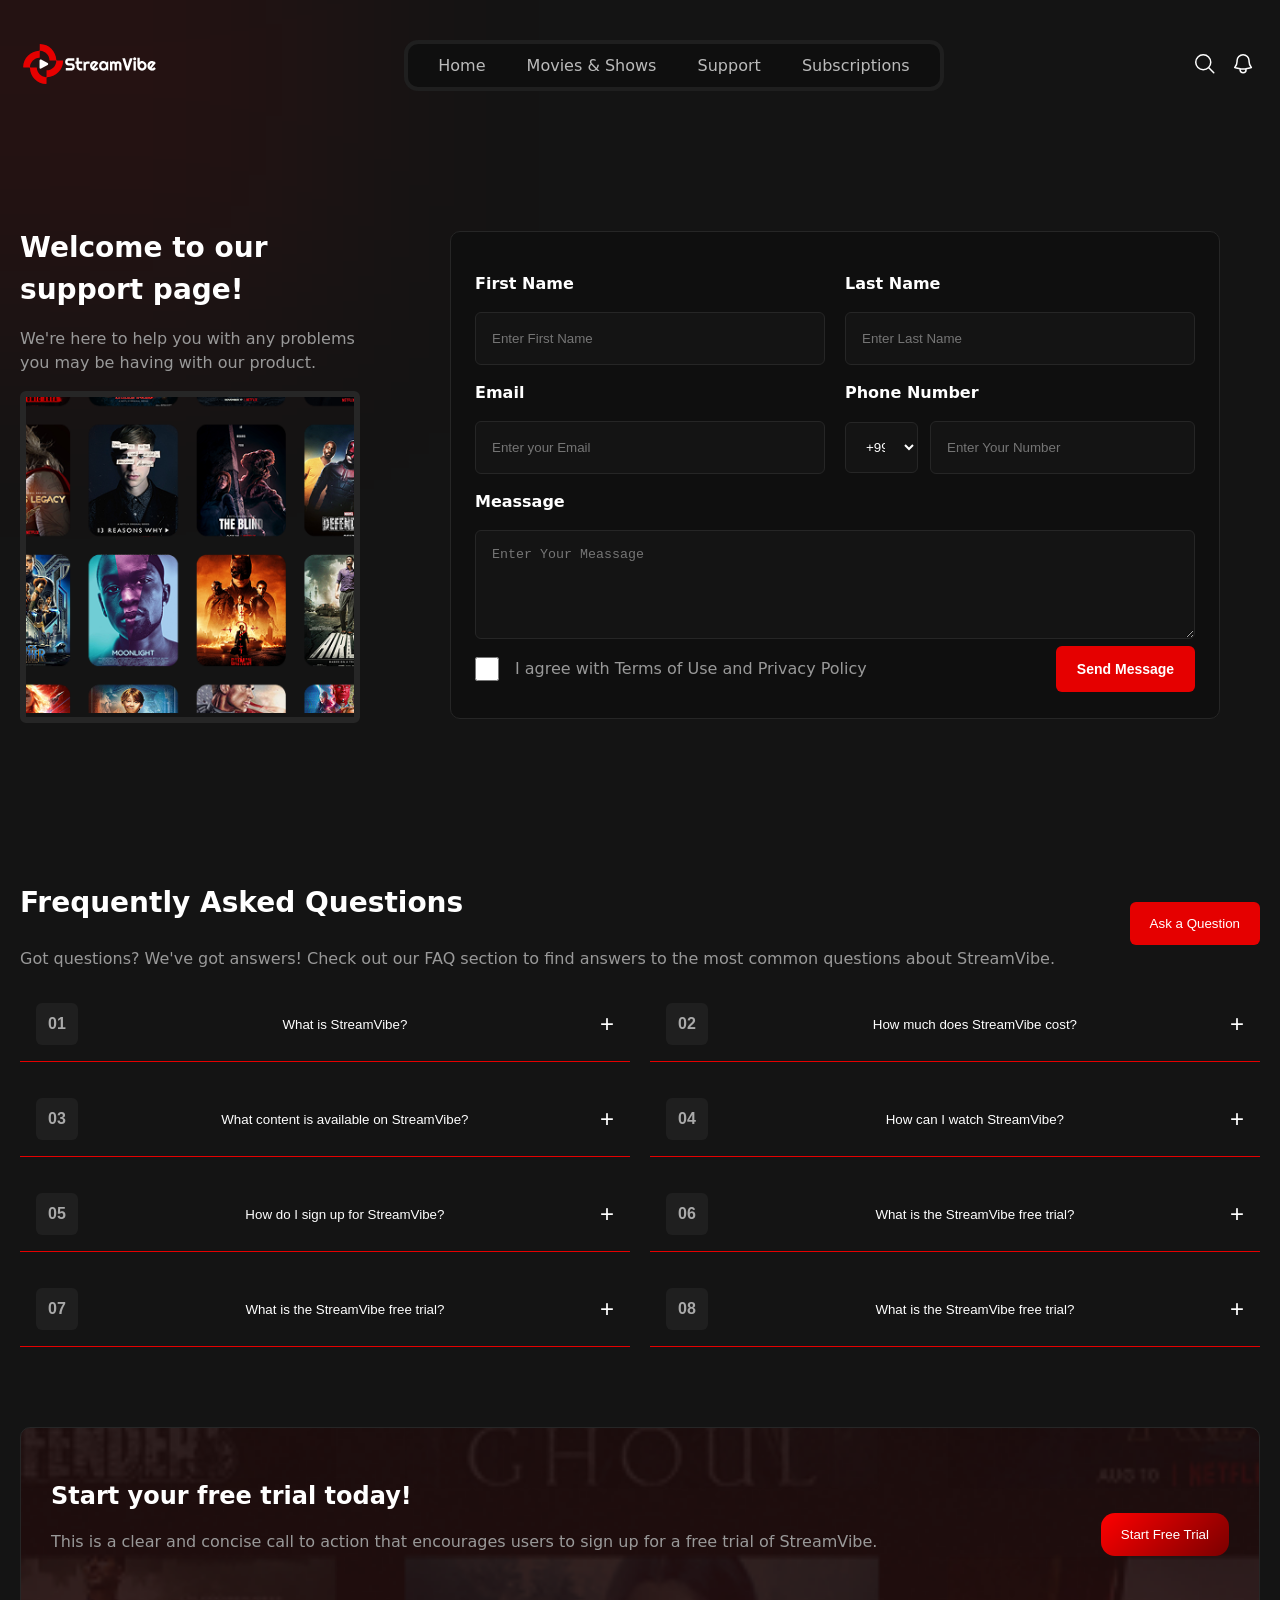
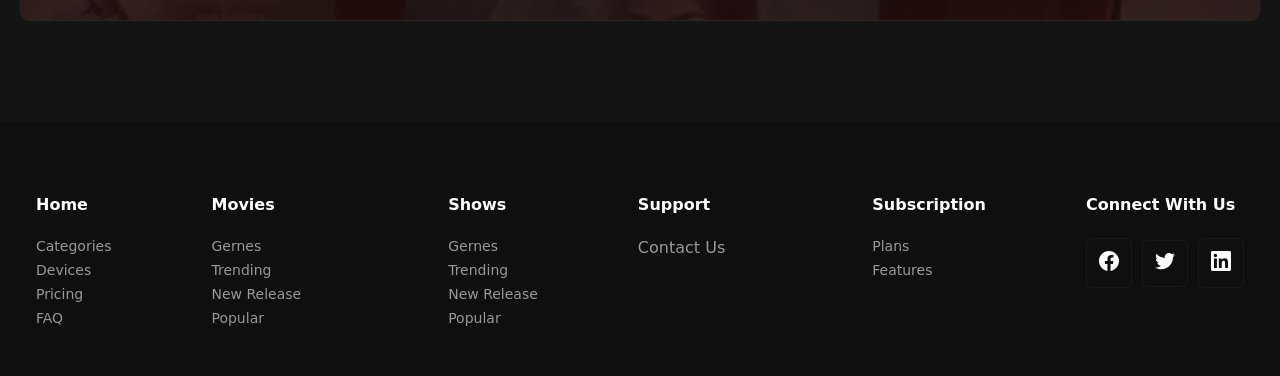
<file: support.html>
<!doctype html>
<html lang="en">
  <head>
    <meta charset="UTF-8" />
    <meta name="viewport" content="width=device-width, initial-scale=1.0" />
    <title>Document</title>
    <link rel="stylesheet" href="./styles/main.css" />
    <link rel="stylesheet" href="https://unpkg.com/aos@next/dist/aos.css" />
  </head>
  <body>
    <header
      id="mainHeader"
      class="mainHeader"
      data-aos="fade-down"
      data-aos-duration="800"
    >
      <div class="nav-container">
        <div class="container">
          <div class="header-intro">
            <a href="./index.html">
              <img class="site-logo" src="./images/Logo.svg" alt="logo" />
            </a>

            <nav id="navbar" class="navbar">
              <a href="./index.html" class="item">Home</a>
              <a href="./movie.html" class="item">Movies & Shows</a>
              <a href="./support.html" class="item">Support</a>
              <a href="./subscriptions.html" class="item">Subscriptions</a>
            </nav>

            <div class="header-images">
              <img src="./images/lupa.svg" alt="lupa" />
              <img src="./images/bro.svg" alt="qongiroq" />
            </div>

            <div class="menu-btn" onclick="toggleMenu()">☰</div>
          </div>
        </div>
      </div>
    </header>

    <section data-aos="zoom-in" class="support-one-sec">
      <div class="container">
        <div class="one-big-wapper">
          <div class="one-mini-wrapper">
            <h1 class="title">Welcome to our support page!</h1>
            <p class="text">
              We're here to help you with any problems you may be having with
              our product.
            </p>
            <div class="mini-kino-wrapper">
              <img src="./images/mini-kino.png" alt="kinolar" />
            </div>
          </div>

          <div class="format">
            <form>
              <div class="names-wrapper">
                <label>
                  <p class="first">First Name</p>
                  <input type="text" placeholder="Enter First Name" />
                </label>

                <label>
                  <p class="first">Last Name</p>
                  <input type="text" placeholder="Enter Last Name" />
                </label>
              </div>

              <div class="email-wrapper">
                <label>
                  <p class="first">Email</p>
                  <input type="email" placeholder="Enter your Email" />
                </label>

                <label>
                  <p class="first">Phone Number</p>
                  <div class="mesta">
                    <select>
                      <option>+998(UZB)</option>
                      <option>+7(RUS)</option>
                      <option>+7(KAZ)</option>
                    </select>
                    <input
                      class="number-inp"
                      type="number"
                      placeholder="Enter Your Number"
                    />
                  </div>
                </label>
              </div>

              <label>
                <p class="first">Meassage</p>
                <textarea placeholder="Enter Your Meassage"></textarea>
              </label>

              <div class="btn-check-wrapper">
                <div class="check-wrapper">
                  <input class="check-box" type="checkbox" />
                  <p class="text2">
                    I agree with Terms of Use and Privacy Policy
                  </p>
                </div>

                <button class="send-btn">
                  <p class="send-p">Send Message</p>
                </button>
              </div>
            </form>
          </div>
        </div>
      </div>
    </section>

    <section data-aos="zoom-in-up" class="four-section">
      <div class="container">
        <div class="four-wrapper">
          <div class="four-textbox">
            <h2 class="title3">Frequently Asked Questions</h2>
            <p class="text">
              Got questions? We've got answers! Check out our FAQ section to
              find answers to the most common questions about StreamVibe.
            </p>
          </div>

          <button class="four-btn">Ask a Question</button>
        </div>

        <div class="savollar">
          <div class="faq1">
            <div class="faq-item">
              <button class="faq-question">
                <span class="two-btn">01</span>
                <p class="faq-text">What is StreamVibe?</p>
                <span class="icon">+</span>
              </button>
              <div class="faq-answer">
                <p class="text">
                  StreamVibe is a streaming service that allows you to watch
                  movies and shows on demand.
                </p>
              </div>
            </div>
          </div>

          <div class="faq2">
            <div class="faq-item">
              <button class="faq-question">
                <span class="two-btn">02</span>
                <p class="faq-text">How much does StreamVibe cost?</p>
                <span class="icon">+</span>
              </button>
              <div class="faq-answer">
                <p>
                  StreamVibe is a streaming service that allows you to watch
                  movies and shows on demand.
                </p>
              </div>
            </div>
          </div>

          <div class="faq3">
            <div class="faq-item">
              <button class="faq-question">
                <span class="two-btn">03</span>
                <p class="faq-text">What content is available on StreamVibe?</p>
                <span class="icon">+</span>
              </button>
              <div class="faq-answer">
                <p>
                  StreamVibe is a streaming service that allows you to watch
                  movies and shows on demand.
                </p>
              </div>
            </div>
          </div>

          <div class="faq4">
            <div class="faq-item">
              <button class="faq-question">
                <span class="two-btn">04</span>
                <p class="faq-text">How can I watch StreamVibe?</p>
                <span class="icon">+</span>
              </button>
              <div class="faq-answer">
                <p class="text">
                  StreamVibe is a streaming service that allows you to watch
                  movies and shows on demand.
                </p>
              </div>
            </div>
          </div>

          <div class="faq5">
            <div class="faq-item">
              <button class="faq-question">
                <span class="two-btn">05</span>
                <p class="faq-text">How do I sign up for StreamVibe?</p>
                <span class="icon">+</span>
              </button>
              <div class="faq-answer">
                <p class="text">
                  StreamVibe is a streaming service that allows you to watch
                  movies and shows on demand.
                </p>
              </div>
            </div>
          </div>

          <div class="faq6">
            <div class="faq-item">
              <button class="faq-question">
                <span class="two-btn">06</span>
                <p class="faq-text">What is the StreamVibe free trial?</p>
                <span class="icon">+</span>
              </button>
              <div class="faq-answer">
                <p class="text">
                  StreamVibe is a streaming service that allows you to watch
                  movies and shows on demand.
                </p>
              </div>
            </div>
          </div>

          <div class="faq7">
            <div class="faq-item">
              <button class="faq-question">
                <span class="two-btn">07</span>
                <p class="faq-text">What is the StreamVibe free trial?</p>
                <span class="icon">+</span>
              </button>
              <div class="faq-answer">
                <p class="text">
                  StreamVibe is a streaming service that allows you to watch
                  movies and shows on demand.
                </p>
              </div>
            </div>
          </div>

          <div class="faq8">
            <div class="faq-item">
              <button class="faq-question">
                <span class="two-btn">08</span>
                <p class="faq-text">What is the StreamVibe free trial?</p>
                <span class="icon">+</span>
              </button>
              <div class="faq-answer">
                <p class="text">
                  StreamVibe is a streaming service that allows you to watch
                  movies and shows on demand.
                </p>
              </div>
            </div>
          </div>
        </div>
      </div>
    </section>

    <section data-aos="flip-up" class="six-section">
      <div class="container">
        <div class="start-wrapper">
          <div class="six-textbox">
            <h2 class="title5">Start your free trial today!</h2>
            <p class="text">
              This is a clear and concise call to action that encourages users
              to sign up for a free trial of StreamVibe.
            </p>
          </div>

          <button class="four-btnn">Start Free Trial</button>
        </div>
      </div>
    </section>

    <footer>
      <div class="container">
        <div class="footer-wrapper">
          <div class="one-wrapper">
            <div class="home">
              <h4 class="home-h4">Home</h4>
              <ul class="text-list">
                <li><a href="./index.html">Categories</a></li>
                <li><a href="./index.html">Devices</a></li>
                <li><a href="./index.html">Pricing</a></li>
                <li><a href="./index.html">FAQ</a></li>
              </ul>
            </div>

            <div class="home">
              <h4 class="home-h4">Movies</h4>
              <ul class="text-list">
                <li><a href="./index.html">Gernes</a></li>
                <li><a href="./index.html">Trending</a></li>
                <li><a href="./index.html">New Release</a></li>
                <li><a href="./index.html">Popular</a></li>
              </ul>
            </div>
          </div>

          <div class="two-wrapper">
            <div class="home">
              <h4 class="home-h4">Shows</h4>
              <ul class="text-list">
                <li><a href="./index.html">Gernes</a></li>
                <li><a href="./index.html">Trending</a></li>
                <li><a href="./index.html">New Release</a></li>
                <li><a href="./index.html">Popular</a></li>
              </ul>
            </div>

            <div class="home">
              <h4 class="home-h4">Support</h4>
              <ul class="text-list">
                <li><a class="size" href="./index.html">Contact Us</a></li>
              </ul>
            </div>
          </div>

          <div class="two-wrapper">
            <div class="home">
              <h4 class="home-h4">Subscription</h4>
              <ul class="text-list">
                <li><a href="./index.html">Plans</a></li>
                <li><a href="./index.html">Features</a></li>
              </ul>
            </div>

            <div class="home">
              <h4 class="home-h4">Connect With Us</h4>

              <div class="images">
                <div class="img1">
                  <a href="#">
                    <img src="./images/facebook.svg" alt="faceebook" />
                  </a>
                </div>
                <div class="img1">
                  <a href="#">
                    <img src="./images/twiter.svg" alt="twiter" />
                  </a>
                </div>
                <div class="img1">
                  <a href="#">
                    <img src="./images/in.svg" alt="in" />
                  </a>
                </div>
              </div>
            </div>
          </div>
        </div>
      </div>
    </footer>
    <script src="https://unpkg.com/aos@next/dist/aos.js"></script>
    <script>
      // ENG MUHIM TO'G'RILANGAN JOYI: 
      // Planshet va Mobil qurilmalarda (ekran kengligi 992px dan kichik bo'lsa) AOS o'chadi.
      // Bu orqali mobil versiyada o'ngga-chapga skrol butunlay yo'qoladi, menyu va linklar benuqson ishlaydi.
      AOS.init({
        once: true,
        disable: window.innerWidth < 992
      });
    </script>

    <script src="./main.js"></script>
  </body>
</html>
</file>
<file: styles/main.css>
.container {
  max-width: 1440px;
  margin: 0 auto;
  padding: 0 20px;
}

.big-wrapper {
  background-image: url("../images/back.png");
  background-position: center;
  background-repeat: no-repeat;
  background-size: cover;
}

.header-intro {
  display: flex;
  align-items: center;
  justify-content: space-between;
  margin-top: 40px;
}


.nav-container {
  position: relative;
}

.menu-btn {
  display: none;
  font-size: 26px;
  color: white;
  cursor: pointer;
}

body {
  background: #111;
  font-family: sans-serif;
}

.navbar {
  display: flex;
  gap: 8px;
  background-color: #0F0F0F;
  padding: 12px;
  border-radius: 14px;
  border: 4px solid #1F1F1F;
  width: -moz-fit-content;
  width: fit-content;
  transition: 0.4s ease;
  z-index: 4;
}

.header-images {
  display: flex;
  display: none;
  align-items: center;
}

.header-images img {
  cursor: pointer;
}

.item {
  position: relative;
  padding: 10px 18px;
  color: #bbb;
  cursor: pointer;
  border-radius: 10px;
}

.item:hover {
  background: #2a2a2a;
  color: #fff;
  transform: translateY(1px);
  transition: 0.2s linear;
}

.item:active {
  background: #000;
  color: #fff;
}

@media (max-width: 768px) {
  .menu-btn {
    display: block;
  }
  #navbar {
    position: fixed;
    top: -300px; /* yashirin */
    left: 50%;
    transform: translateX(-50%);
    flex-direction: column;
    width: 90%;
    text-align: center;
    gap: 20px;
  }
  #navbar.active {
    top: 80px; /* pastga tushadi */
  }
}
.hero-section {
  padding: 200px 10px 25px 10px;
}

.hero-wrapper {
  display: flex;
  flex-direction: column;
  align-items: center;
  text-align: center;
}

a {
  text-decoration-line: none;
}

.title {
  color: #FFFFFF;
  font-weight: 700;
  font-style: Bold;
  font-size: 28px;
  line-height: 150%;
  letter-spacing: 0%;
  margin: 0;
}

.title-hero {
  color: #FFFFFF;
  font-weight: 700;
  font-style: Bold;
  font-size: 28px;
  line-height: 150%;
  letter-spacing: 0%;
  margin: 0;
}

.text {
  color: #999999;
  font-weight: 400;
  font-size: 14px;
  line-height: 150%;
  letter-spacing: 0%;
}

.text1 {
  color: #999999;
  font-weight: 400;
  font-size: 14px;
  line-height: 150%;
  letter-spacing: 0%;
}

.text-block {
  display: none;
  color: #999999;
  font-weight: 400;
  font-size: 14px;
  line-height: 150%;
  letter-spacing: 0%;
}

.strat-btn {
  width: 209px;
  height: 52px;
  font-weight: 500;
  font-style: SemiBold;
  font-size: 14px;
  line-height: 150%;
  letter-spacing: 0%;
  padding-top: 14px;
  padding-right: 24px;
  padding-bottom: 14px;
  padding-left: 24px;
  gap: 4px;
  opacity: 1;
  border-radius: 8px;
  background-color: hsl(0, 100%, 45%);
  border: none;
  color: white;
  cursor: pointer;
}
.strat-btn:hover {
  background-color: hsl(0, 100%, 65%);
}

.two-section {
  margin-top: 150px;
}

.title2 {
  color: #FFFFFF;
  font-weight: 700;
  font-style: Bold;
  font-size: 24px;
  line-height: 150%;
  letter-spacing: 0%;
  margin: 0;
}

.cards {
  display: flex;
  align-items: center;
  gap: 20px;
  overflow-x: scroll;
}

.card1 {
  width: 178.3999938965px;
  height: 201px;
  opacity: 1;
  border-radius: 10px;
  border-width: 1px;
  padding: 20px;
  border: 1px solid #262626;
  background: #1A1A1A;
}
.card1:hover {
  transform: scale(1.1);
  transition: 0.2s linear;
}

.c1-img {
  width: 139px;
  height: 140px;
}

.after {
  display: flex;
  align-items: center;
  justify-content: space-between;
}

.card1-h4 {
  font-weight: 600;
  font-style: SemiBold;
  font-size: 14px;
  line-height: 150%;
  letter-spacing: 0%;
  color: #FFFFFF;
  margin: 0;
}

.after-img {
  cursor: pointer;
}

.three-section {
  margin-top: 80px;
}

.title3 {
  font-weight: 700;
  font-style: Bold;
  font-size: 20px;
  line-height: 150%;
  letter-spacing: 0%;
  color: white;
}

.mobiles {
  margin-top: 40px;
  display: flex;
  align-items: center;
  flex-direction: column;
  gap: 20px;
}

.mobile {
  padding: 24px;
  border: 1px solid #262626;
  border-radius: 10px;
  background-image: linear-gradient(221.52deg, #0F0F0F, #6a1c1c);
}
.mobile:hover {
  transform: scale(1.1);
  transition: 0.2s linear;
}

.m-name {
  display: flex;
  align-items: center;
  gap: 10px;
}

.smart {
  font-weight: 600;
  font-style: SemiBold;
  font-size: 18px;
  line-height: 150%;
  letter-spacing: 0%;
  color: white;
}

.four-section {
  margin-top: 100px;
}

.four-btn {
  padding: 14px 20px;
  background-color: #E50000;
  border: none;
  cursor: pointer;
  color: white;
  border-radius: 6px;
}
.four-btn:hover {
  background-color: white;
  color: #E50000;
}
.four-btn:active {
  background-color: black;
  color: white;
}

.faq1 .faq2 .faq3 .faq4 .faq5 .faq6 .faq7 .faq8 {
  max-width: 620px;
  margin: 40px auto;
}

.faq-item {
  border-bottom: 1px solid #E50000;
}

.faq-question {
  width: 100%;
  background: none;
  border: none;
  color: #fff;
  display: flex;
  align-items: center;
  justify-content: space-between;
  padding: 16px;
  cursor: pointer;
}

.faq-question span:first-child {
  color: #aaa;
  margin-right: 12px;
}

.two-btn {
  padding: 12px;
  font-size: 16px;
  font-weight: 600;
  background-color: #1F1F1F;
  border-radius: 6px;
}

.icon {
  font-size: 24px;
}

.faq-answer {
  display: none;
  color: #ccc;
  padding: 0 16px 16px;
}

.five-section {
  padding-top: 100px;
}

.title4 {
  font-weight: 700;
  font-style: Bold;
  font-size: 24px;
  line-height: 150%;
  letter-spacing: 0%;
  color: white;
}

.navbar-copiya {
  display: flex;
  gap: 8px;
  background-color: #0F0F0F;
  padding: 8px;
  border-radius: 8px;
  border: 2px solid #1F1F1F;
  width: -moz-fit-content;
  width: fit-content;
}

.basic {
  color: white;
  margin: 0;
  font-weight: 700;
  font-style: Bold;
  font-size: 18px;
  line-height: 150%;
  letter-spacing: 0%;
}

.start-btn {
  width: 149px;
  padding: 14px 20px;
  background-color: #141414;
  color: white;
  border: 1px solid #262626;
  border-radius: 6px;
}
.start-btn:hover {
  background-color: white;
  color: #141414;
  border: 1px solid black;
}

.plan-btn {
  width: 149px;
  padding: 14px 20px;
  background-color: #E50000;
  color: white;
  border-radius: 6px;
  border: none;
}
.plan-btn:hover {
  background-color: white;
  color: #141414;
  border: 1px solid black;
}

.plans {
  margin-top: 40px;
  display: flex;
  flex-direction: column;
  gap: 20px;
}

.plan1 {
  padding: 24px;
  background-color: #1A1A1A;
  border: 1px solid #262626;
  border-radius: 10px;
}

.price {
  font-weight: 600;
  font-size: 24px;
  line-height: 73%;
  letter-spacing: 0%;
  color: white;
}

.month {
  color: #999999;
  font-weight: 500;
  font-style: Medium;
  font-size: 14px;
  line-height: 73%;
  letter-spacing: 0%;
}

.buttons {
  margin-top: 30px;
  display: flex;
  align-items: center;
  gap: 12px;
}

.start-wrapper {
  margin-top: 80px;
  text-align: center;
  padding: 50px 30px;
  background-image: url("../images/last-back.png");
  background-position: center;
  background-repeat: no-repeat;
  background-size: cover;
  border: 1px solid #262626;
  border-radius: 10px;
  margin-bottom: 100px;
}

.title5 {
  margin: 0;
  font-weight: 700;
  font-style: Bold;
  font-size: 24px;
  line-height: 150%;
  letter-spacing: 0%;
  color: white;
}

.four-btnn {
  margin-top: 20px;
  padding: 14px 20px;
  background-color: #E50000;
  border: none;
  cursor: pointer;
  color: white;
  border-radius: 6px;
}
.four-btnn:hover {
  background-color: white;
  color: #E50000;
}
.four-btnn:active {
  background-color: black;
  color: white;
}

footer {
  padding: 50px 16px;
  background-color: #0F0F0F;
}

.one-wrapper {
  display: flex;
  justify-content: space-between;
  align-items: center;
}

.home-h4 {
  font-weight: 600;
  font-style: SemiBold;
  font-size: 16px;
  line-height: 150%;
  letter-spacing: 0%;
  color: white;
}

.text-list {
  list-style-type: none;
  margin: 0;
  padding-left: 0;
  font-size: 14px;
  font-weight: 500;
  display: flex;
  flex-direction: column;
  gap: 8px;
}

.text-list a:hover {
  color: blueviolet;
}

a {
  color: #999999;
}

.two-wrapper {
  display: flex;
  justify-content: space-between;
}

.size {
  font-size: 16px;
}

.images {
  display: flex;
  align-items: center;
  gap: 10px;
}

.img1 {
  padding: 12px;
  border-radius: 6px;
  border: 1px solid #1A1A1A;
  cursor: pointer;
}

@media only screen and (min-width: 768px) {
  .site-logo {
    width: 140px;
    height: 40px;
  }
  .navbar {
    display: block;
  }
  .header-images {
    display: block;
  }
  .header-images img {
    padding: 0 7px;
  }
  .hamburg-btn {
    display: none;
  }
  .hero-section {
    padding: 300px 30px 100px 30px;
  }
  .title-hero {
    font-size: 36px;
  }
  .text1 {
    display: none;
  }
  .text-block {
    display: block;
  }
  .title2 {
    font-size: 28px;
  }
  .text {
    font-size: 16px;
  }
  .title3 {
    font-size: 28px;
  }
  .mobiles {
    display: grid;
    grid-template-columns: 1fr 1fr;
    grid-template-rows: 1fr 1fr 1fr;
  }
  .smart {
    font-size: 20px;
  }
  .four-wrapper {
    display: flex;
    align-items: center;
    justify-content: space-between;
  }
  .savollar {
    display: grid;
    gap: 20px;
    grid-template-columns: 1fr 1fr;
    grid-template-rows: 1fr 1fr 1fr 1fr;
  }
  .five-wrapper {
    display: flex;
    align-items: center;
    justify-content: space-between;
  }
  .plans {
    display: grid;
    grid-template-columns: 1fr 1fr;
    grid-template-rows: 1fr;
  }
  .footer-wrapper {
    display: flex;
    justify-content: space-between;
  }
  .one-wrapper {
    gap: 50px;
  }
}
@media only screen and (min-width: 1100px) {
  .hero-section {
    padding: 350px 100px 50px 100px;
  }
  .card1 {
    width: 250px;
  }
  .mobiles {
    grid-template-columns: 1fr 1fr 1fr;
    grid-template-rows: 1fr 1fr;
  }
  .start-wrapper {
    display: flex;
    align-items: center;
    justify-content: space-between;
    text-align: start;
  }
  .one-wrapper {
    gap: 100px;
  }
  .two-wrapper {
    gap: 100px;
  }
}
@media only screen and (min-width: 1300px) {
  .site-logo {
    width: 200px;
    height: 60px;
  }
  .navbar {
    padding: 17px;
  }
  .title-hero {
    font-size: 52px;
  }
  .card1 {
    height: 282px;
  }
  .c1-img {
    width: 192px;
    height: 210px;
  }
  .cards {
    justify-content: space-between;
    overflow-x: unset;
  }
}
.main-bg {
  background-image: url("./.././../images/main-bg.png");
  background-position: center;
  background-size: cover;
  background-repeat: no-repeat;
  height: 650px;
  margin-top: 100px;
}

.main-text-box {
  max-width: 600px;
  padding-top: 270px;
  margin: 0px auto;
  display: block;
}

.main-title {
  font-weight: 700;
  font-style: Bold;
  font-size: 24px;
  line-height: 150%;
  letter-spacing: 0%;
  text-align: center;
  color: aliceblue;
}

.main-text {
  font-weight: 500;
  font-style: Medium;
  font-size: 16px;
  line-height: 150%;
  letter-spacing: 0%;
  text-align: center;
  color: #f0e8e8;
}

.red-btn {
  background-color: #e50000;
  border: none;
  padding: 5px 95px;
  display: flex;
  align-items: center;
  border-radius: 5px;
  gap: 10px;
  color: white;
  margin: 0px auto;
}

.red-btn:hover {
  background-color: #e03f3f;
  padding: 7px 98px;
}

.plus-btn {
  background-color: #0f0f0f;
  padding: 5px 5px;
  border: none;
  border-radius: 4px;
}

.plus-btn:hover {
  background-color: #353434;
  padding: 6px 6px;
}

.like-btn {
  background-color: #0f0f0f;
  padding: 5px 5px;
  border: none;
  border-radius: 4px;
}

.like-btn:hover {
  background-color: #353434;
  padding: 6px 6px;
}

.qongiroqcha-btn {
  background-color: #0f0f0f;
  padding: 5px 5px;
  border: none;
  border-radius: 4px;
}

.qongiroqcha-btn:hover {
  background-color: #353434;
  padding: 6px 6px;
}

.main-btns {
  gap: 6px;
  padding-top: 10px;
  margin: 0px auto;
  display: block;
  text-align: center;
}

.liner {
  width: 100%;
}

@media only screen and (max-width: 375px) {
  .main-text {
    display: none;
  }
}
.movies-hero {
  display: flex;
  align-items: center;
  justify-content: space-between;
  list-style-type: none;
  overflow-x: scroll;
  margin: 0;
  padding: 0;
  padding-top: 20px;
}

.movies--hero {
  display: flex;
  align-items: center;
  justify-content: space-between;
  list-style-type: none;
  overflow-x: scroll;
  margin: 0;
  padding: 0;
  padding-top: 20px;
}

.movies {
  display: flex;
  flex-direction: column;
  background-color: #262626;
  padding: 12px 15px;
  border-radius: 15px;
}

.movies-pct {
  width: 176px;
  padding-bottom: 4px;
  height: 187px;
}

.movies-mini {
  display: flex;
  justify-content: space-between;
  align-items: center;
}

.movies-top {
  font-weight: 600;
  font-size: 12px;
  line-height: 150%;
  letter-spacing: 0%;
  color: #fff;
  background-color: #E50000;
  width: 60px;
  border-radius: 5px;
  height: 20px;
  display: flex;
  justify-content: center;
  align-items: center;
}

.movies-top:hover {
  background-color: #e03f3f;
  color: #b9b4b4;
}

.movies-title {
  font-weight: 600;
  color: #fff;
  font-size: 16px;
  line-height: 150%;
  letter-spacing: 0%;
}

.movies-mini-pct {
  width: 24px;
  height: 24px;
}

.movies-one-hero {
  display: flex;
  align-items: center;
  justify-content: space-between;
  list-style-type: none;
  overflow-x: scroll;
  margin: 0;
  padding: 0;
  padding-top: 20px;
}

.movies-one {
  width: 232px;
  display: flex;
  flex-direction: column;
  background-color: #262626;
  padding: 12px 15px;
  border-radius: 15px;
}

.movies-one-pct {
  width: 192px;
  height: 232px;
  border-radius: 10px;
}

.movie-one-mini {
  display: flex;
  justify-content: space-between;
  align-items: center;
}

.movies-ocloc-title {
  display: flex;
  align-items: center;
  gap: 5px;
  color: #999999;
  background-color: #222121;
  border: 1px #999999 solid;
  border-radius: 15px;
  padding: 3px 2px;
}

.movies-eye-title {
  display: flex;
  align-items: center;
  gap: 5px;
  color: #999999;
  background-color: #222121;
  border: 1px #999999 solid;
  border-radius: 15px;
  padding: 3px 2px;
}

.movies--one--hero {
  display: flex;
  align-items: center;
  justify-content: space-between;
  list-style-type: none;
  overflow-x: scroll;
  margin: 0;
  padding: 0;
  padding-top: 20px;
}

.movies--one {
  text-align: center;
  display: flex;
  flex-direction: column;
  background-color: #262626;
  padding: 12px 12px;
  border-radius: 15px;
}

.movies--one--pct {
  width: 192px;
  height: 230px;
}

.movies--one--title {
  background-color: #222121;
  border: 1px #999999 solid;
  border-radius: 10px;
  padding: 2px 4px;
  color: #999999;
}

.movies--one--title:hover {
  background-color: #999999;
  color: #222121;
  padding: 2x 4px;
}

.movies-big-hero {
  list-style-type: none;
  display: flex;
  padding-top: 20px;
  align-items: center;
  justify-content: space-between;
  overflow-x: scroll;
}

.movies-big {
  display: flex;
  flex-direction: column;
  width: 285px;
  background-color: #262626;
  padding: 10px 14px;
  border-radius: 10px;
}

.movies-big-pct {
  width: 253px;
  height: 324px;
  border-radius: 10px;
}

.movies-big-mini {
  display: flex;
  gap: 70px;
  align-items: center;
}

.movies-big-title {
  color: #999999;
  background-color: #222121;
  border: 1px #999999 solid;
  border-radius: 15px;
  display: flex;
  gap: 3px;
  align-items: center;
  font-weight: 500;
  font-style: Medium;
  font-size: 12px;
  line-height: 150%;
  letter-spacing: 0%;
  padding: 2px 4px;
}

.moviees-big-score {
  display: flex;
  align-items: center;
  gap: 7px;
  color: #999999;
}

.moviees-big-score img {
  width: 74px;
  height: 11px;
}

.moviees-big-score h4 {
  font-weight: 500;
  font-style: Medium;
  font-size: 11px;
  line-height: 150%;
  letter-spacing: 0%;
}

@media only screen and (min-width: 1300px) {
  .movies-hero {
    overflow-x: hidden;
  }
  .movies--hero {
    overflow-x: hidden;
  }
  .movies-big-hero {
    overflow-x: hidden;
  }
  .movies-one-hero {
    overflow-x: hidden;
  }
  .movies--one--hero {
    overflow-x: hidden;
  }
}
@media only screen and (max-width: 1100px) {
  .movies-hero {
    gap: 20px;
  }
  .movies--hero {
    gap: 20px;
  }
  .movies-big-hero {
    gap: 20px;
  }
  .movies-one-hero {
    gap: 20px;
  }
  .movies--one--hero {
    gap: 20px;
  }
}
.bot-hero {
  margin-top: 90px;
  background-image: url(".././../images/bot-bg.png");
  background-position: center;
  background-size: cover;
  background-repeat: no-repeat;
  height: 245px;
  border-radius: 15px;
  display: flex;
  align-items: center;
}

.bot-texts-hero {
  display: flex;
  flex-direction: column;
  padding-left: 20px;
}

.bot-title {
  color: white;
  font-weight: 700;
  font-style: Bold;
  font-size: 28px;
  line-height: 150%;
  letter-spacing: 0%;
}

.bot-text {
  color: #999999;
  font-weight: 400;
  font-size: 16px;
  line-height: 150%;
  letter-spacing: 0%;
}

.bot-btn {
  padding: 10px 32px;
  background-color: #E50000;
  color: white;
  font-weight: 600;
  font-size: 14px;
  line-height: 150%;
  letter-spacing: 0%;
  border: none;
  border-radius: 7px;
  margin-left: 280px;
}

.bot-btn:hover {
  background-color: #c94b4b;
  color: #e4cfcf;
  padding: 12px 35px;
}

.support-one-sec {
  margin-top: 100px;
}

.one-mini-wrapper {
  max-width: 533px;
}

.mini-kino-wrapper {
  border-radius: 6px;
  border: 6px solid #262626;
}

.mini-kino-wrapper img {
  width: 100%;
}

.one-big-wapper {
  display: flex;
  flex-direction: column;
  gap: 50px;
}

form {
  padding: 24px;
  background-color: #0F0F0F;
  border: 1px solid #262626;
  border-radius: 10px;
}

.mesta {
  display: flex;
  align-items: center;
  gap: 12px;
}

select {
  padding: 16px;
  background-color: #141414;
  border: 1px solid #262626;
  color: white;
  width: 73px;
  border-radius: 6px;
}

.first {
  font-weight: 600;
  font-size: 16px;
  line-height: 150%;
  letter-spacing: 0%;
  color: white;
}

input {
  padding: 16px;
  width: 100%;
  height: 53px;
  border-radius: 6px;
  background-color: #141414;
  border: 1px solid #262626;
  color: white;
}

.number-inp {
  width: 100%;
  color: white;
}

textarea {
  padding: 16px;
  background-color: #141414;
  border: 1px solid #262626;
  width: 100%;
  height: 109px;
  border-radius: 6px;
  color: white;
}

.check-wrapper {
  display: flex;
  align-items: center;
  gap: 16px;
}

.check-box {
  width: 24px;
  height: 24px;
  border-radius: 4px;
  margin: 0;
}

.text2 {
  color: #999999;
  font-size: 16px;
  font-weight: 400;
}

.send-btn {
  width: 100%;
  background-color: #E50000;
  color: white;
  border: none;
  border-radius: 6px;
  cursor: pointer;
}
.send-btn:hover {
  background-color: black;
  border: 1px solid white;
}
.send-btn:active {
  background-color: white;
  border: none;
  color: black;
}

.send-p {
  font-size: 14px;
  font-weight: 600;
}

@media only screen and (min-width: 768px) {
  .names-wrapper {
    display: flex;
    align-items: center;
    gap: 20px;
  }
  .email-wrapper {
    display: flex;
    align-items: center;
    gap: 20px;
  }
  .btn-check-wrapper {
    display: flex;
    align-items: center;
    justify-content: space-between;
  }
  .send-btn {
    width: 139px;
  }
  label {
    width: 350px;
  }
}
@media only screen and (min-width: 1100px) {
  .one-big-wapper {
    flex-direction: row;
    align-items: center;
  }
  .format {
    padding: 40px;
  }
}
.subscrip-section {
  margin-top: 150px;
}

thead {
  background-color: #000;
}

table {
  width: 1300px;
  border-collapse: collapse;
  background: #111;
}

th,
td {
  padding: 18px 15px;
  text-align: left;
  border-bottom: 1px solid #222;
  border-right: 1px solid #222;
  vertical-align: top;
  font-size: 14px;
  color: white;
}

td {
  color: #999999;
}

th {
  font-size: 16px;
  font-weight: 600;
}

th:first-child {
  width: 16%;
}

td:last-child,
th:last-child {
  border-right: none;
}

.price {
  font-size: 18px;
  font-weight: bold;
  color: #999999;
}

.badge {
  background: #e50914;
  font-size: 12px;
  padding: 3px 6px;
  border-radius: 4px;
  margin-left: 6px;
}

.feature-title {
  color: #aaa;
  font-weight: 500;
}

.yes {
  color: #00c853;
}

.no {
  color: #ff5252;
}

/* Elite column highlight */
.elite {
  background: #1a1a1a;
}

@media only screen and (min-width: 375px) {
  table {
    display: none;
  }
}
@media only screen and (min-width: 768px) {
  table {
    display: block;
    margin-top: 50px;
  }
}
html {
  overflow-X: hidden;
}

* {
  box-sizing: border-box;
}

body {
  background-color: #141414;
  font-family: system-ui, -apple-system, BlinkMacSystemFont, "Segoe UI", Roboto, Oxygen, Ubuntu, Cantarell, "Open Sans", "Helvetica Neue", sans-serif;
  margin: 0;
  transition: 0.6s linear;
}/*# sourceMappingURL=main.css.map */
/* ========================= */
/* BOX SHADOW ANIMATIONS */
/* ========================= */

/* Desktop uchun shadow animatsiya */
@media (min-width: 992px) {

  .card1,
  .mobile,
  .plan1,
  .faq-item,
  .start-wrapper,
  .navbar-copiya,
  .header-intro,
  .four-wrapper,
  .hero-wrapper,
  .img1 {
    transition: all 0.4s ease;
  }

  /* Cards */
  .card1:hover {
    transform: translateY(-10px);
    box-shadow:
      0 0 20px rgba(229, 0, 0, 0.5),
      0 0 40px rgba(229, 0, 0, 0.3);
  }

  /* Devices section */
  .mobile:hover {
    transform: translateY(-8px);
    box-shadow:
      0 0 25px rgba(255, 255, 255, 0.15),
      0 0 50px rgba(229, 0, 0, 0.2);
  }

  /* Pricing plans */
  .plan1:hover {
    transform: scale(1.03);
    box-shadow:
      0 0 25px rgba(229, 0, 0, 0.5),
      0 0 60px rgba(229, 0, 0, 0.25);
  }

  /* FAQ */
  .faq-item:hover {
    transform: translateX(5px);
    box-shadow:
      0 0 20px rgba(255, 255, 255, 0.08),
      0 0 40px rgba(229, 0, 0, 0.15);
  }

  /* Trial section */
  .start-wrapper:hover {
    box-shadow:
      0 0 30px rgba(229, 0, 0, 0.35),
      0 0 70px rgba(229, 0, 0, 0.2);
  }

  /* Header */
  .header-intro:hover {
    box-shadow:
      0 0 20px rgba(255, 255, 255, 0.05);
  }

  /* Buttons */
  .strat-btn:hover,
  .four-btn:hover,
  .four-btnn:hover,
  .plan-btn:hover,
  .start-btn:hover {
    transform: translateY(-3px);
    box-shadow:
      0 0 20px rgba(229, 0, 0, 0.5),
      0 0 40px rgba(229, 0, 0, 0.3);
  }

  /* Social icons */
  .img1:hover {
    transform: rotate(5deg) scale(1.1);
    box-shadow:
      0 0 15px rgba(229, 0, 0, 0.4);
  }

  /* Navbar items */
  .navbar .item:hover,
  .navbar-copiya .item:hover {
    text-shadow:
      0 0 10px rgba(229, 0, 0, 0.8),
      0 0 20px rgba(229, 0, 0, 0.5);
  }
}


/* ========================= */
/* MOBILE & TABLET SAFE */
/* ========================= */

/* Mobil va planshetda layout buzilmasligi uchun */
@media (max-width: 991px) {

  .card1,
  .mobile,
  .plan1,
  .faq-item,
  .start-wrapper,
  .img1,
  .strat-btn,
  .four-btn,
  .four-btnn,
  .plan-btn,
  .start-btn {
    box-shadow:
      0 0 10px rgba(229, 0, 0, 0.15);
  }

  /* Hover transformlarni o‘chiradi */
  .card1:hover,
  .mobile:hover,
  .plan1:hover,
  .faq-item:hover,
  .start-wrapper:hover,
  .img1:hover,
  .strat-btn:hover,
  .four-btn:hover,
  .four-btnn:hover,
  .plan-btn:hover,
  .start-btn:hover {
    transform: none;
  }
}

/* ========================= */
/* CINEMA PREMIUM ANIMATION */
/* ========================= */

/* Smooth */
* {
  scroll-behavior: smooth;
}

/* Main cards */
.movies,
.movies-one,
.movies--one,
.movies-big,
.start-wrapper,
.main-text-box {
  position: relative;
  overflow: hidden;
  transition:
    transform 0.8s ease,
    box-shadow 0.8s ease,
    border 0.8s ease;
}

/* Premium glass */
.movies,
.movies-one,
.movies--one,
.movies-big {
  background: rgba(255, 255, 255, 0.03);
  backdrop-filter: blur(10px);
  border: 1px solid rgba(255, 255, 255, 0.05);
  border-radius: 18px;
}

/* Desktop hover only */
@media (min-width: 992px) {

  .movies:hover,
  .movies-one:hover,
  .movies--one:hover,
  .movies-big:hover {
    transform: translateY(-10px) scale(1.02);

    box-shadow:
      0 0 20px rgba(255, 0, 0, 0.35),
      0 0 50px rgba(255, 0, 0, 0.15);

    border: 1px solid rgba(255, 0, 0, 0.2);
  }

  /* Images zoom */
  .movies-pct,
  .movies-one-pct,
  .movies--one--pct,
  .movies-big-pct {
    transition: transform 1s ease;
  }

  .movies:hover .movies-pct,
  .movies-one:hover .movies-one-pct,
  .movies--one:hover .movies--one--pct,
  .movies-big:hover .movies-big-pct {
    transform: scale(1.07);
  }
}

/* Buttons */
.red-btn,
.four-btnn {
  position: relative;
  overflow: hidden;
  border: none;
  border-radius: 14px;
  background: linear-gradient(135deg, #ff0000, #7a0000);

  transition:
    transform 0.9s ease,
    box-shadow 0.9s ease;
}

/* Button shine */
.red-btn::before,
.four-btnn::before {
  content: "";
  position: absolute;
  top: 0;
  left: -160%;
  width: 45%;
  height: 100%;
  background: rgba(255, 255, 255, 0.25);
  transform: skewX(-25deg);
  transition: 1.8s ease;
}

.red-btn:hover::before,
.four-btnn:hover::before {
  left: 170%;
}

/* Button hover */
@media (min-width: 992px) {

  .red-btn:hover,
  .four-btnn:hover {
    transform: translateY(-5px);

    box-shadow:
      0 0 20px rgba(255, 0, 0, 0.4),
      0 0 50px rgba(255, 0, 0, 0.2);
  }
}

/* Titles */
.main-title,
.movies-title,
.title5 {
  transition: 0.6s ease;
}

@media (min-width: 992px) {

  .main-title:hover,
  .movies-title:hover,
  .title5:hover {
    text-shadow:
      0 0 10px rgba(255, 0, 0, 0.7),
      0 0 30px rgba(255, 0, 0, 0.4);
  }
}

/* Navbar animation */
.navbar .item {
  position: relative;
  transition: 0.5s ease;
}

.navbar .item::after {
  content: "";
  position: absolute;
  left: 0;
  bottom: -5px;
  width: 0%;
  height: 2px;
  background: #ff0000;
  transition: 0.6s ease;
}

.navbar .item:hover::after {
  width: 100%;
}

/* Logo */
.site-logo {
  transition: 0.7s ease;
}

@media (min-width: 992px) {

  .site-logo:hover {
    transform: scale(1.08) rotate(-3deg);

    filter:
      drop-shadow(0 0 10px rgba(255, 0, 0, 0.7));
  }
}

/* Background glow */
body::before {
  content: "";
  position: fixed;
  width: 500px;
  height: 500px;
  background: rgba(255, 0, 0, 0.08);
  filter: blur(120px);
  top: -180px;
  left: -180px;
  z-index: -1;

  animation: cinemaGlow 10s ease-in-out infinite alternate;
}

@keyframes cinemaGlow {

  from {
    transform: translate(0, 0);
  }

  to {
    transform: translate(120px, 80px);
  }
}

/* Mobile safe */
@media (max-width: 991px) {

  html,
  body {
    overflow-x: hidden;
  }

  .movies:hover,
  .movies-one:hover,
  .movies--one:hover,
  .movies-big:hover,
  .red-btn:hover,
  .four-btnn:hover {
    transform: none !important;
    box-shadow: none !important;
  }

  body::before {
    width: 250px;
    height: 250px;
    filter: blur(80px);
  }
}
/* ========================= */
/* MOBILE HORIZONTAL SCROLL */
/* ========================= */

@media (max-width: 991px) {

  /* Horizontal scroll lists */
  .movies-hero,
  .movies--hero,
  .movies-one-hero,
  .movies--one--hero,
  .movies-big-hero {
    display: flex;
    flex-wrap: nowrap !important;
    overflow-x: auto;
    overflow-y: hidden;
    gap: 15px;

    scroll-behavior: smooth;
    -webkit-overflow-scrolling: touch;

    padding-bottom: 10px;
  }

  /* Scrollbar hidden */
  .movies-hero::-webkit-scrollbar,
  .movies--hero::-webkit-scrollbar,
  .movies-one-hero::-webkit-scrollbar,
  .movies--one--hero::-webkit-scrollbar,
  .movies-big-hero::-webkit-scrollbar {
    display: none;
  }

  /* Cards */
  .movies,
  .movies-one,
  .movies--one,
  .movies-big {
    flex: 0 0 auto;
    width: 220px !important;
    max-width: 220px !important;

    transform: none !important;
  }

  /* Images */
  .movies-pct,
  .movies-one-pct,
  .movies--one--pct,
  .movies-big-pct {
    width: 100%;
    border-radius: 14px;
  }

  /* Hover OFF */
  .movies:hover,
  .movies-one:hover,
  .movies--one:hover,
  .movies-big:hover {
    transform: none !important;
    box-shadow: none !important;
  }
}
</file>
